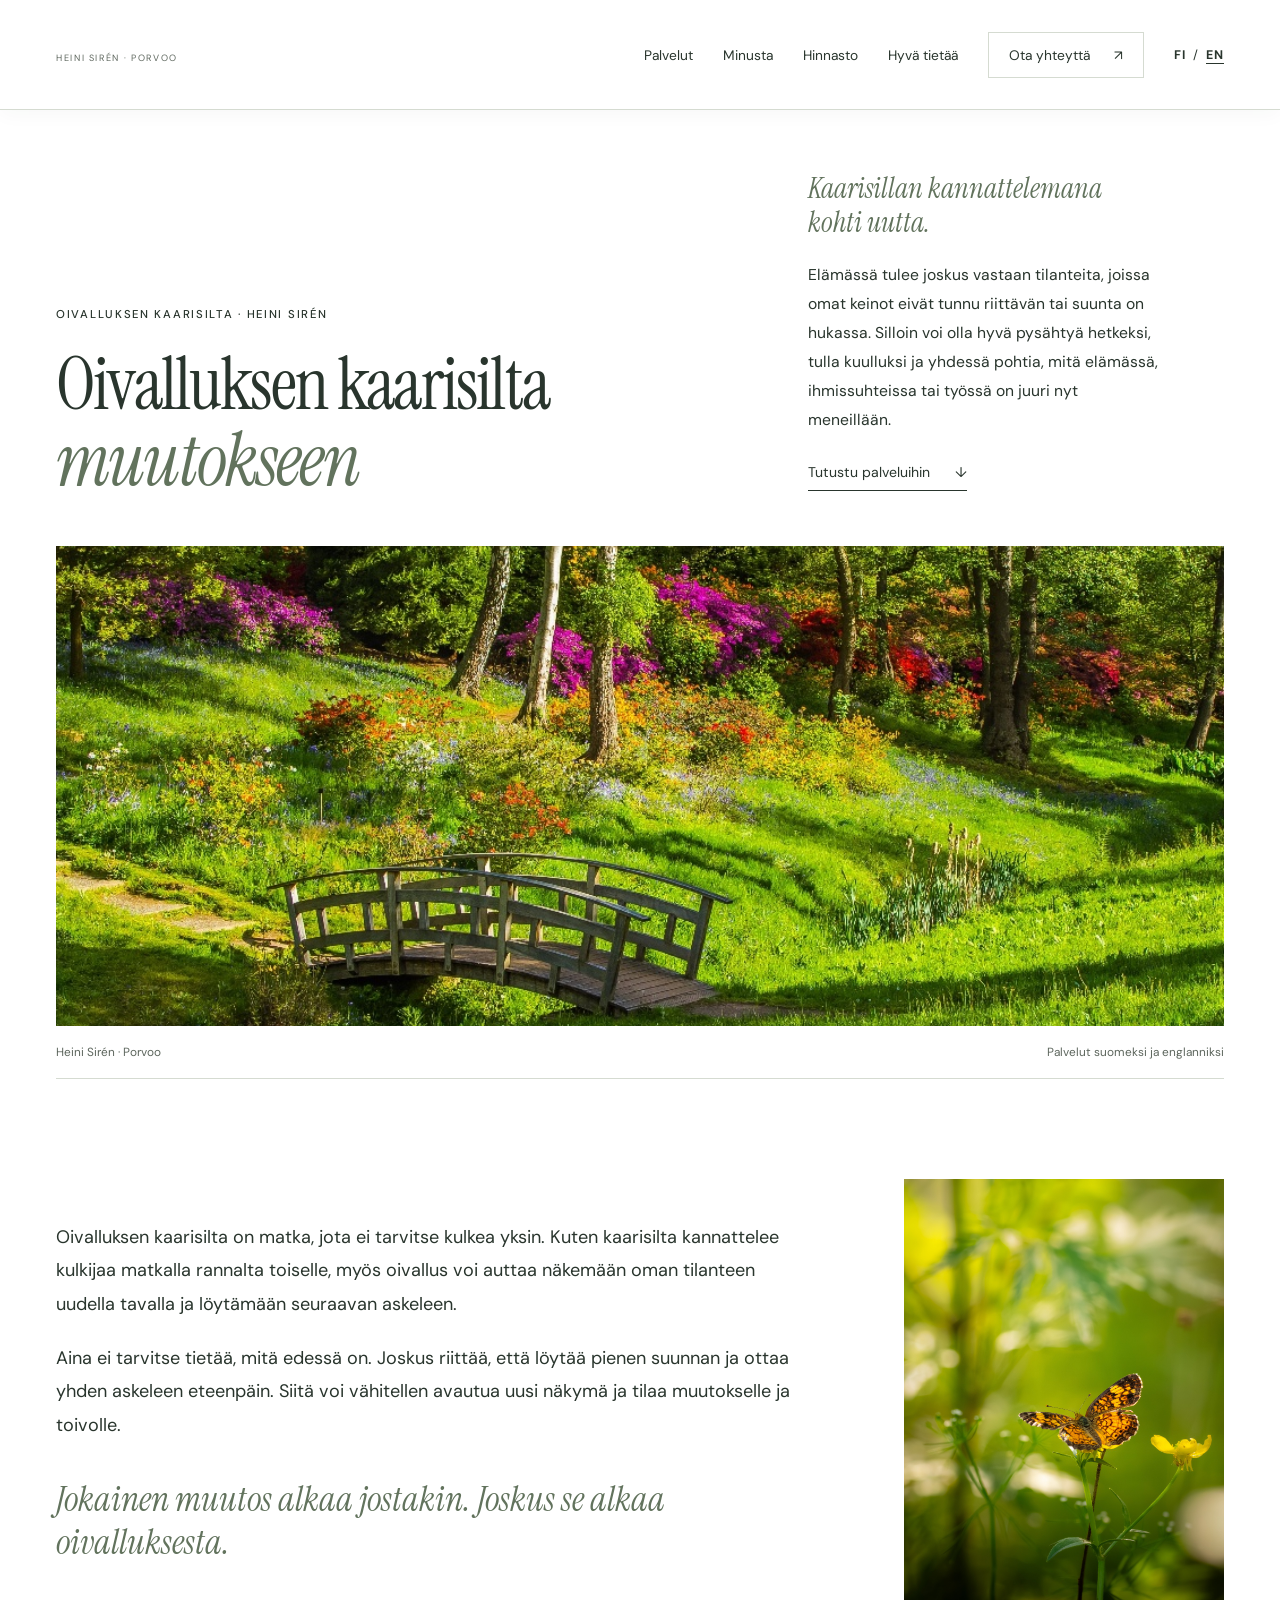
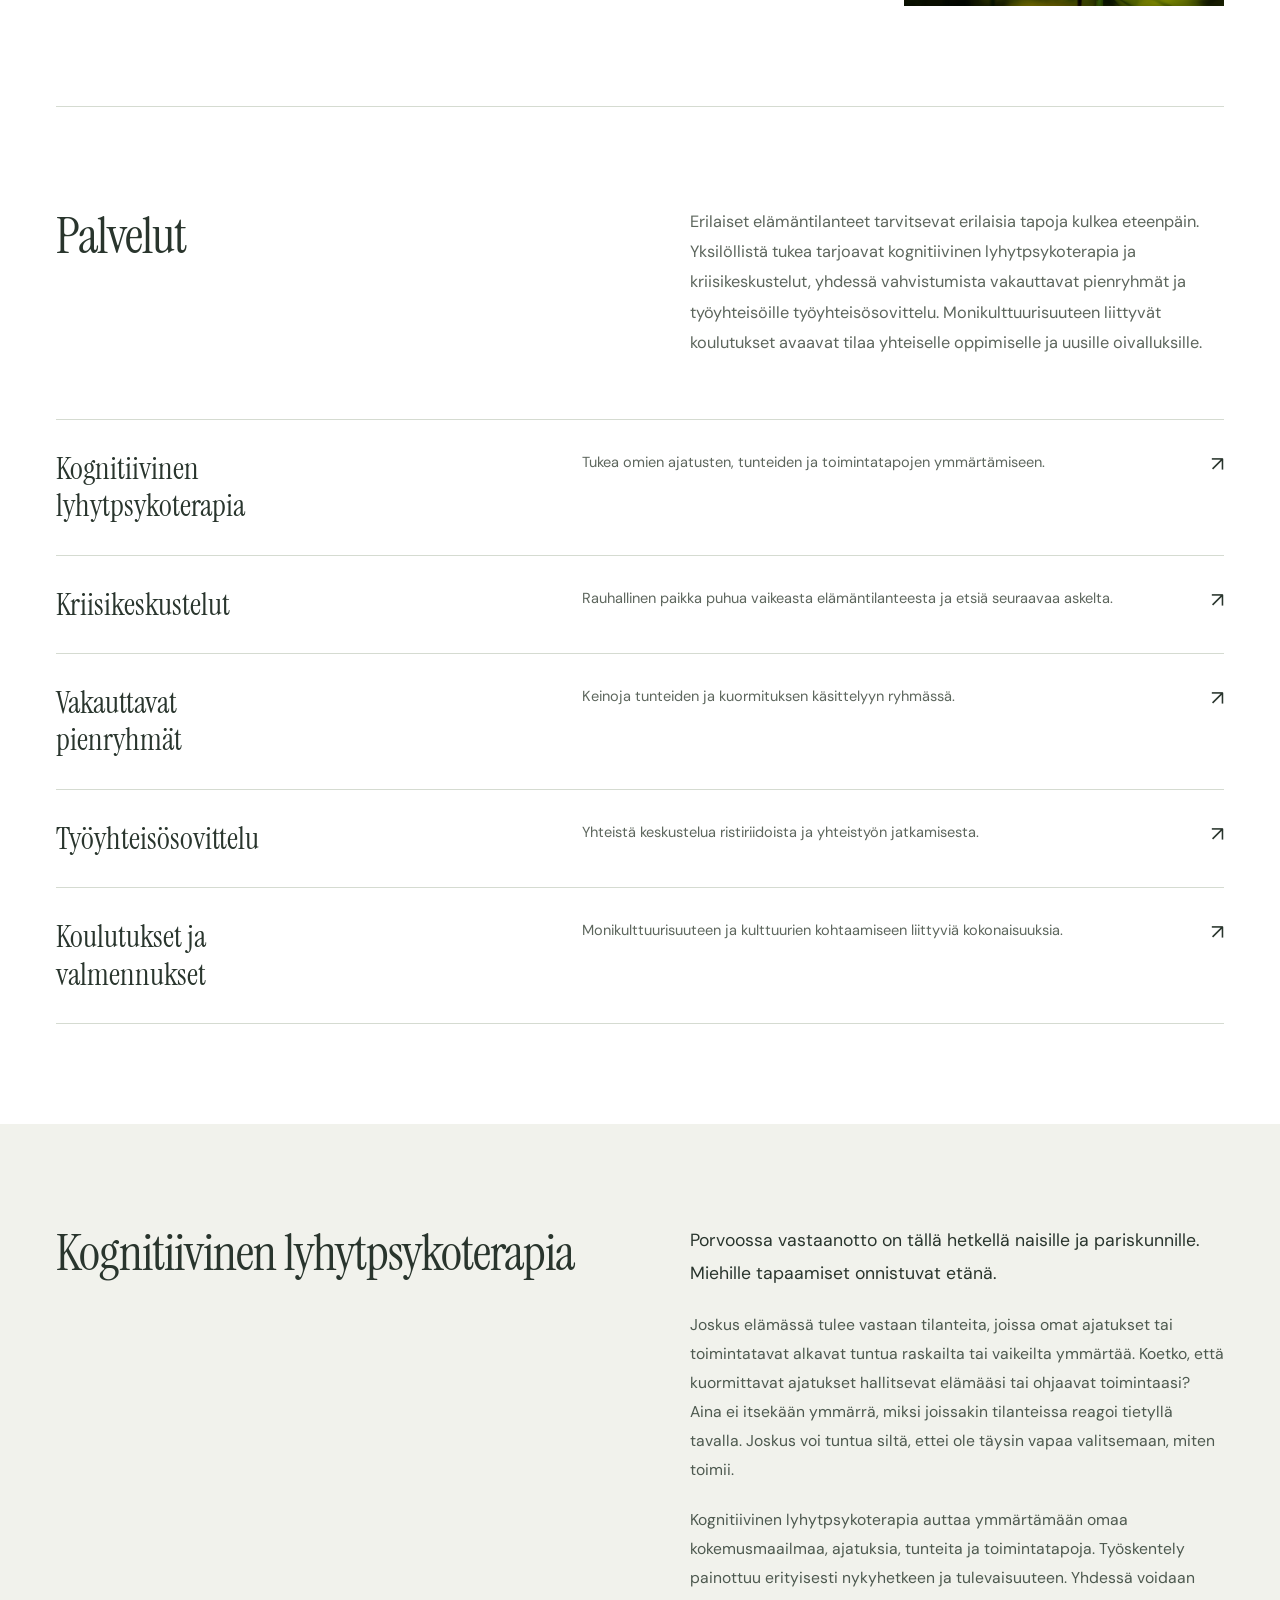
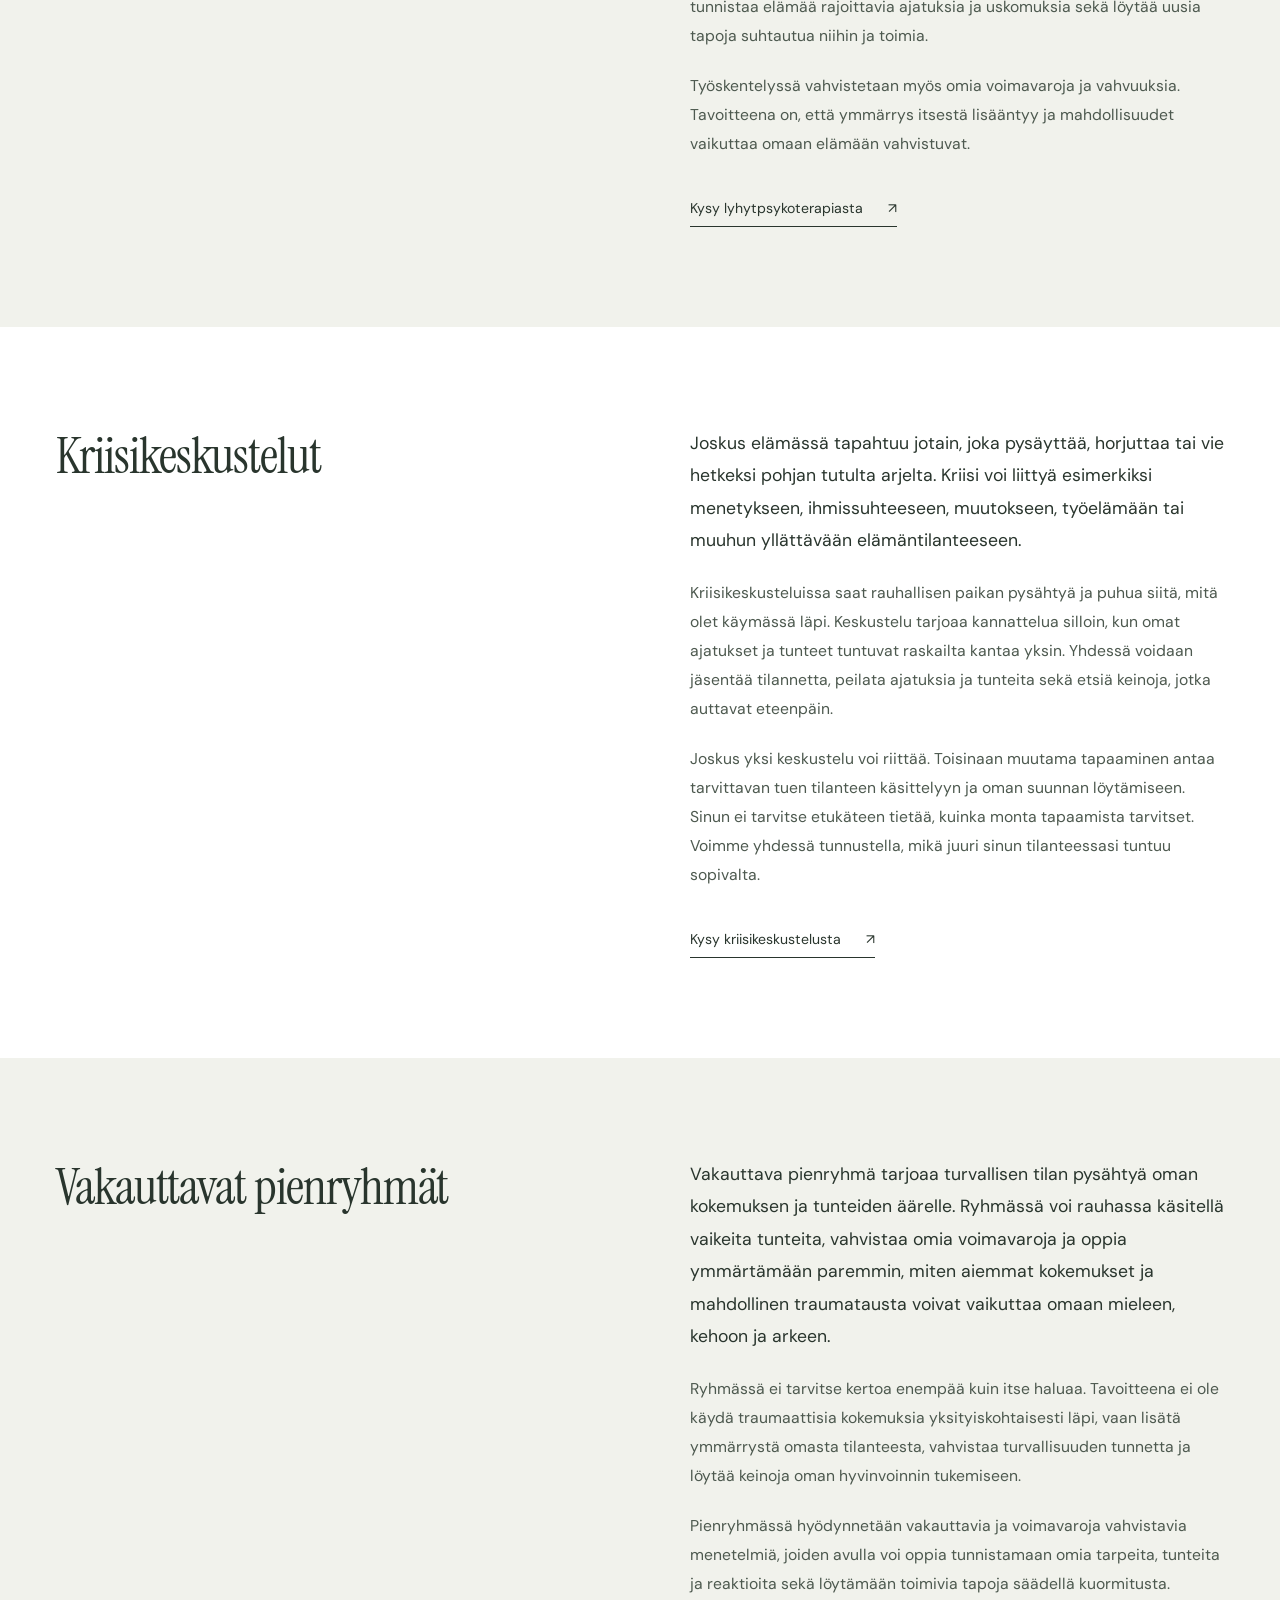
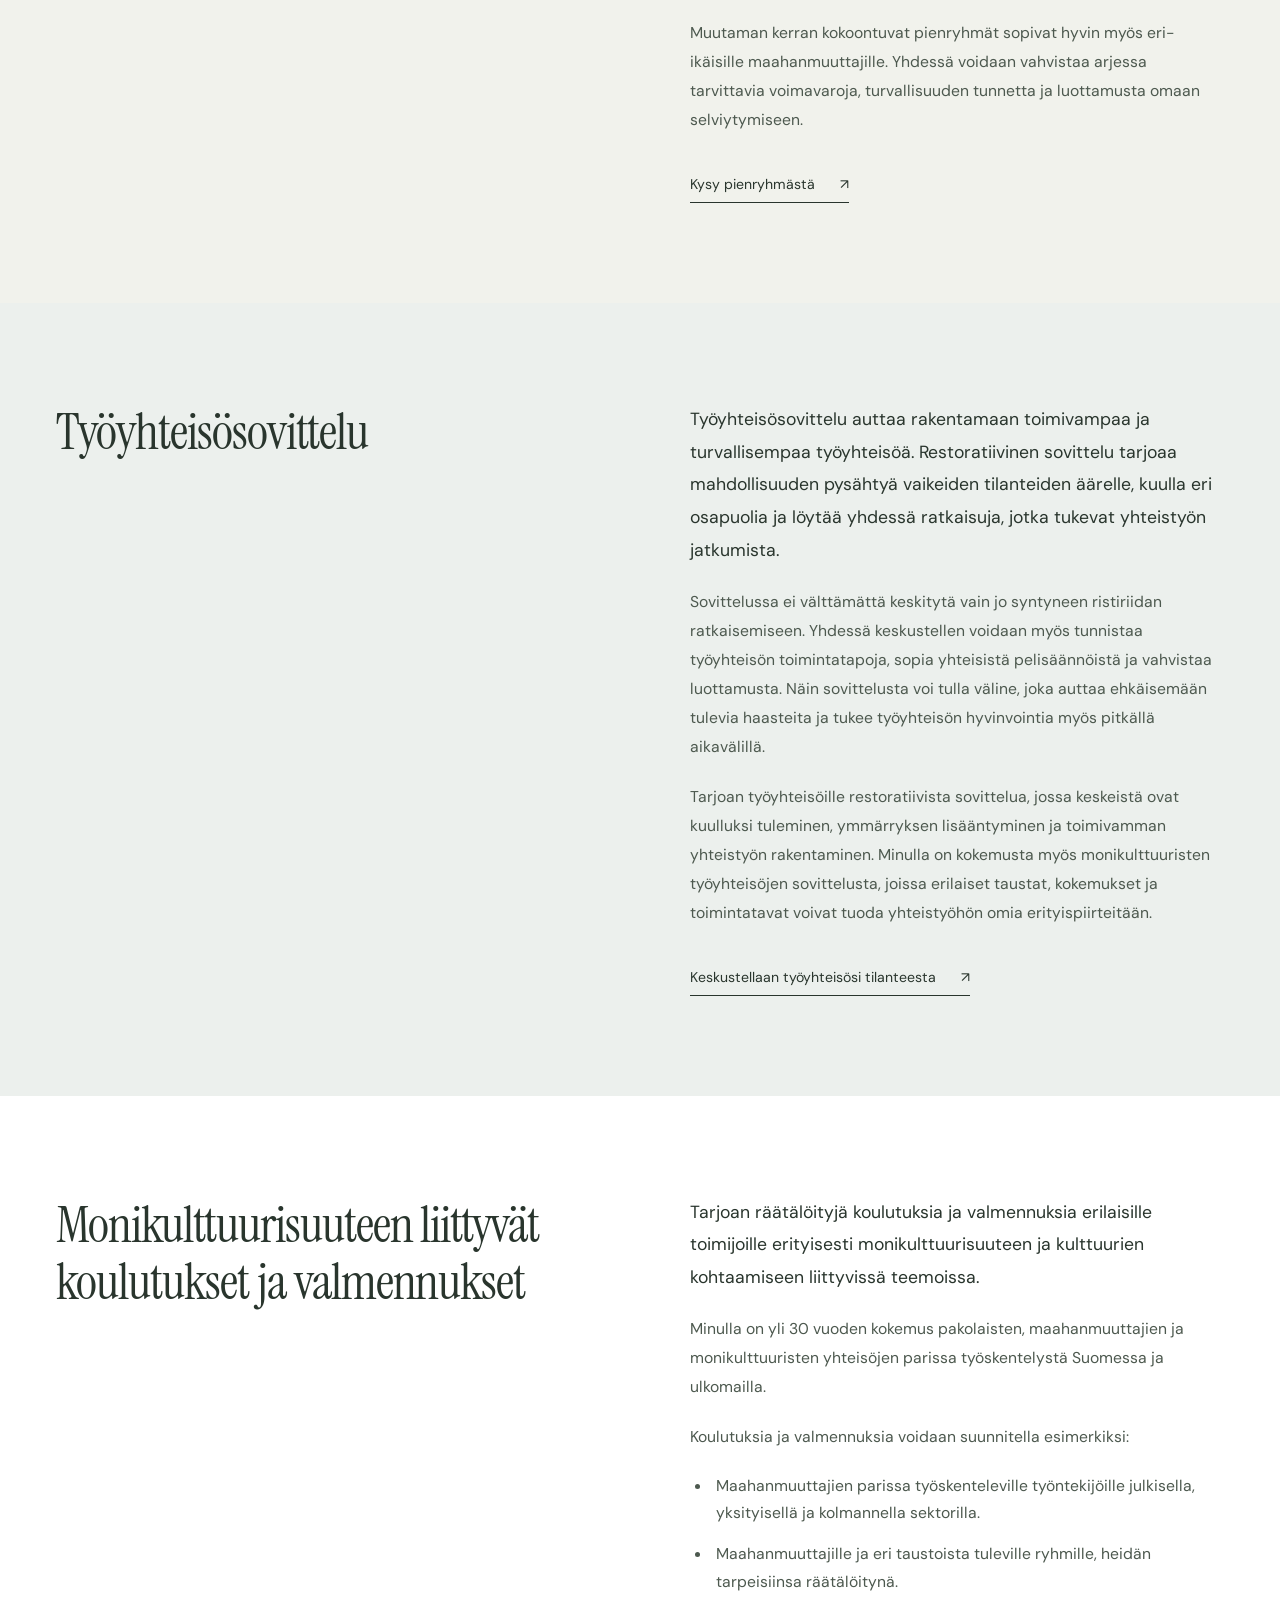
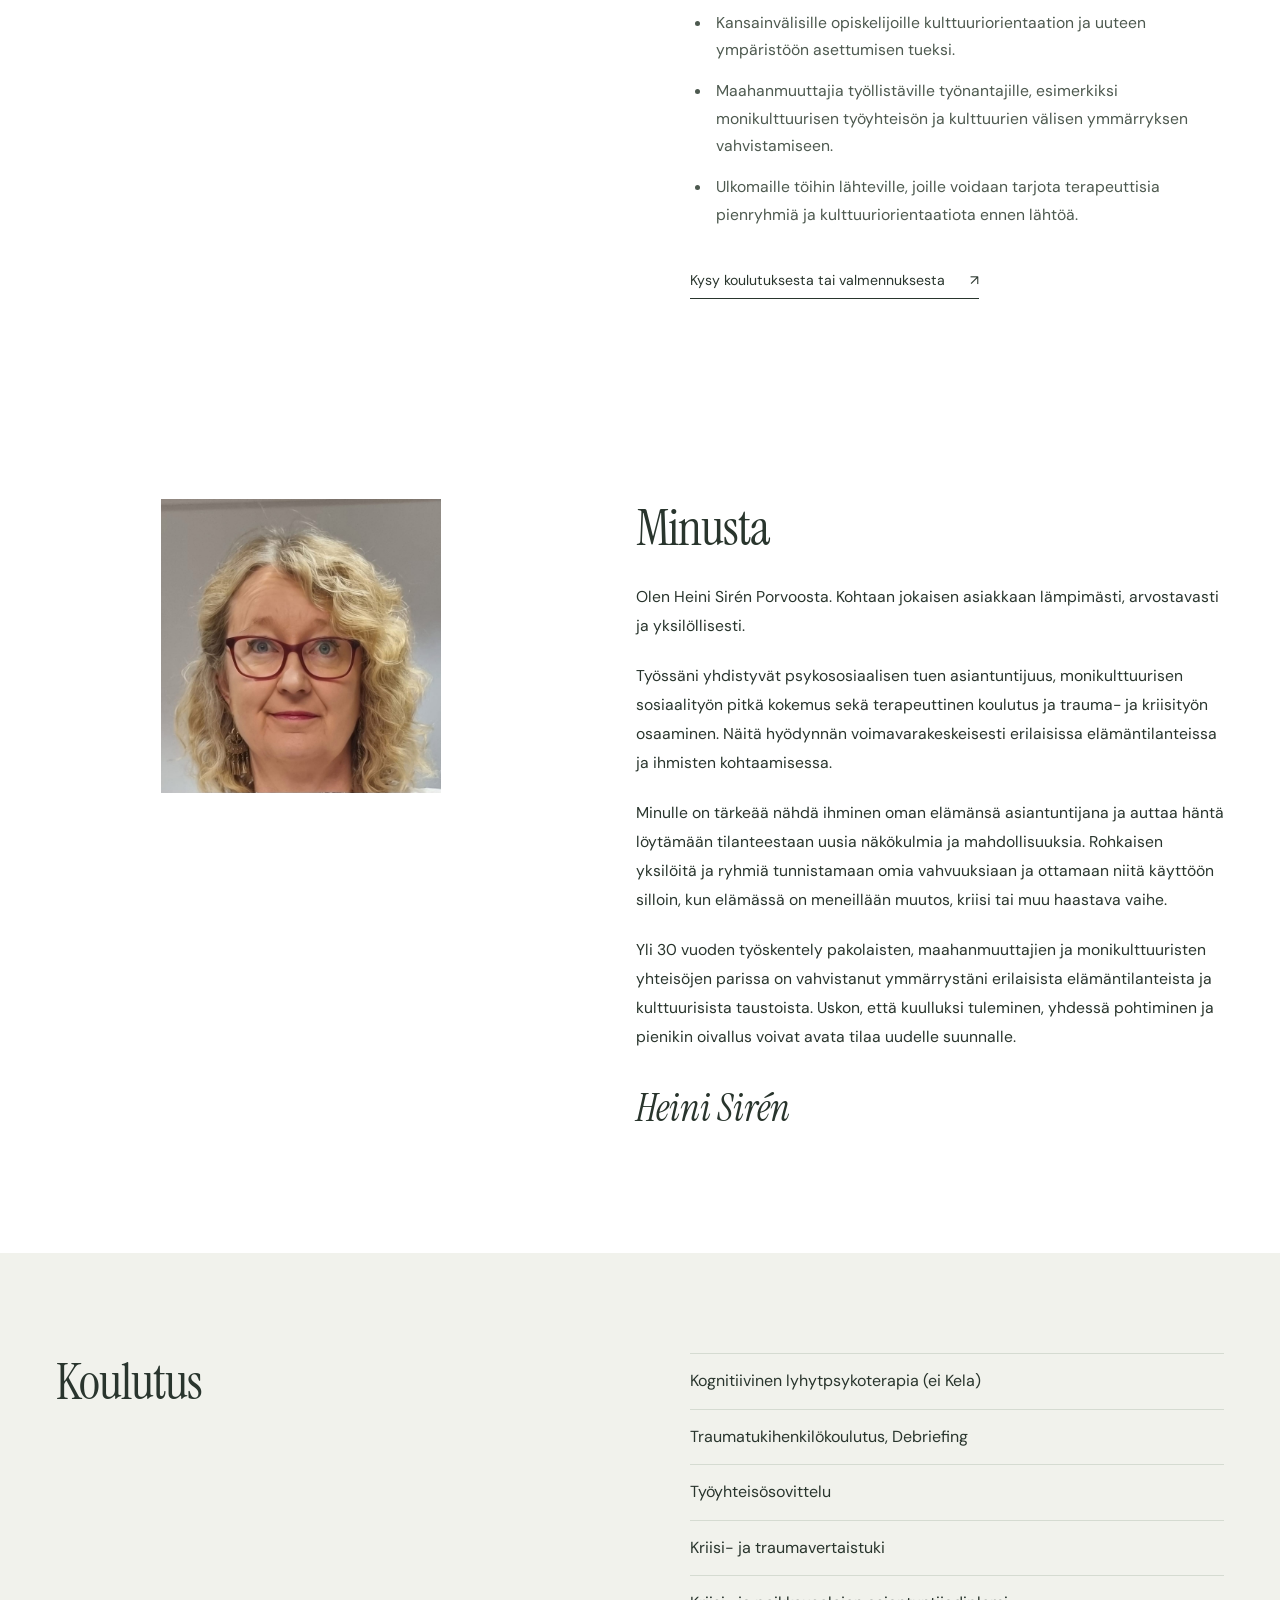
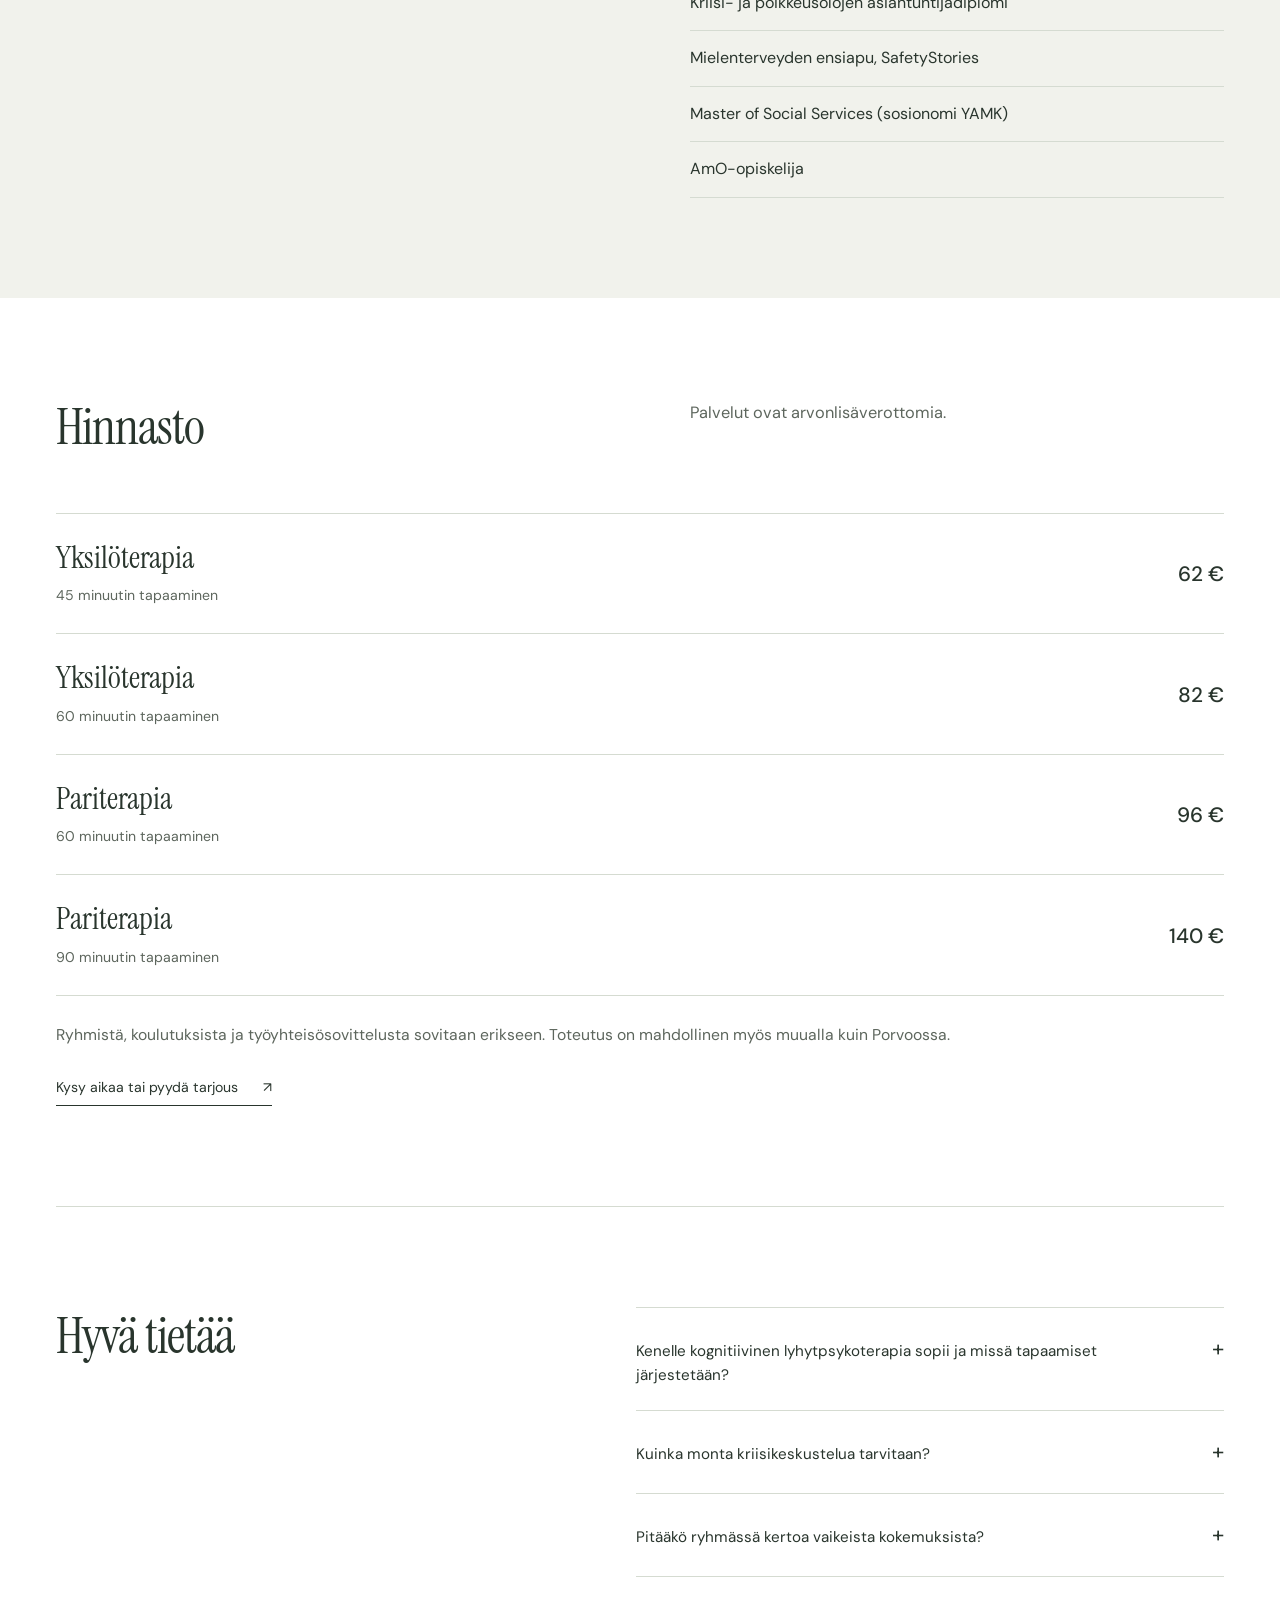
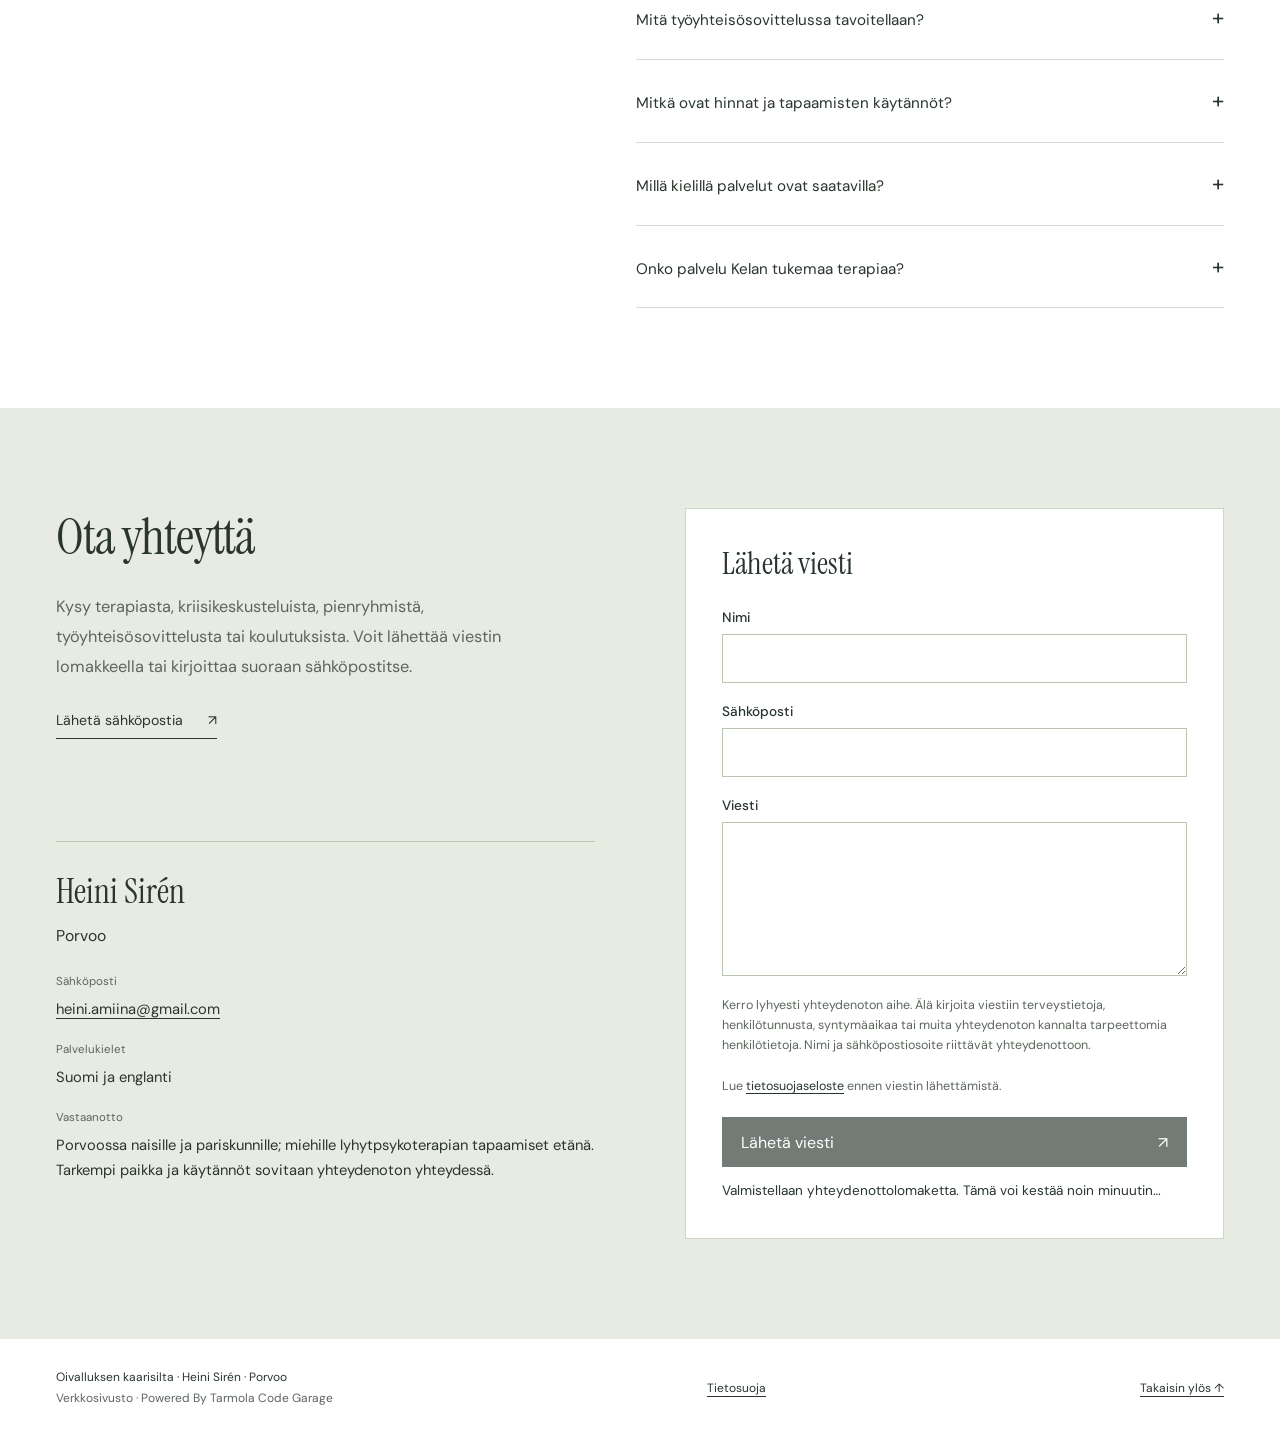
<file: index.html>
<!doctype html>
<html lang="fi">
<head>
  <meta charset="utf-8">
  <meta name="viewport" content="width=device-width, initial-scale=1">
  <meta name="robots" content="noindex, nofollow">
  <meta name="theme-color" content="#f8f8f3">
  <meta name="description" content="Oivalluksen kaarisilta muutokseen. Heini Sirén tarjoaa kognitiivista lyhytpsykoterapiaa, kriisikeskusteluja, vakauttavia pienryhmiä, työyhteisösovittelua ja monikulttuurisuuteen liittyviä koulutuksia.">
  <link rel="alternate" hreflang="fi" href="https://heini.onrender.com/">
  <link rel="alternate" hreflang="en" href="https://heini.onrender.com/en/">
  <title>Oivalluksen kaarisilta | Heini Sirén</title>
  <link rel="stylesheet" href="tyyli.css?v=privacy-1">
  <script src="heini.js?v=privacy-1" defer></script>
</head>
<body>
  <a class="skip" href="#sisalto">Siirry sisältöön</a>
  <header class="site-header wrap">
    <a class="brand" href="index.html" aria-label="Oivalluksen kaarisilta, etusivu"><small>HEINI SIRÉN · PORVOO</small></a>
    <nav id="paavalikko" aria-label="Päävalikko">
      <a href="#palvelut">Palvelut</a>
      <a href="#tyoskentely">Minusta</a>
      <a href="#hinnasto">Hinnasto</a>
      <a href="#kysymykset">Hyvä tietää</a>
      <a class="button outline" href="#yhteys">Ota yhteyttä <span aria-hidden="true">↗</span></a>
    </nav>
    <div class="header-actions">
      <div class="language-switch" aria-label="Kieli"><span aria-current="page">FI</span><span aria-hidden="true">/</span><a href="en/index.html" lang="en" hreflang="en" aria-label="In English">EN</a></div>
      <button class="menu-toggle" aria-expanded="false" aria-controls="paavalikko" hidden>Valikko</button>
    </div>
  </header>
  <main id="sisalto">
    <section class="hero wrap" aria-labelledby="paaotsikko">
      <div class="hero-heading">
        <div>
          <p class="eyebrow">Oivalluksen kaarisilta · Heini Sirén</p>
          <h1 id="paaotsikko">Oivalluksen kaarisilta <em>muutokseen</em></h1>
        </div>
        <div class="hero-intro">
          <p class="hero-tagline">Kaarisillan kannattelemana kohti uutta.</p>
          <p>Elämässä tulee joskus vastaan tilanteita, joissa omat keinot eivät tunnu riittävän tai suunta on hukassa. Silloin voi olla hyvä pysähtyä hetkeksi, tulla kuulluksi ja yhdessä pohtia, mitä elämässä, ihmissuhteissa tai työssä on juuri nyt meneillään.</p>
          <a class="text-link" href="#palvelut">Tutustu palveluihin <span aria-hidden="true">↓</span></a>
        </div>
      </div>
      <figure class="landscape">
        <img src="silta.jpg" alt="Puinen kaarisilta kukkivassa vihreässä puutarhassa" width="1032" height="688" fetchpriority="high">
      </figure>
      <div class="hero-caption"><span>Heini Sirén · Porvoo</span><span>Palvelut suomeksi ja englanniksi</span></div>
    </section>

    <section class="section wrap opening-story" aria-label="Oivalluksen kaarisilta">
      <div class="story-grid">
        <div class="story-copy">
          <p>Oivalluksen kaarisilta on matka, jota ei tarvitse kulkea yksin. Kuten kaarisilta kannattelee kulkijaa matkalla rannalta toiselle, myös oivallus voi auttaa näkemään oman tilanteen uudella tavalla ja löytämään seuraavan askeleen.</p>
          <p>Aina ei tarvitse tietää, mitä edessä on. Joskus riittää, että löytää pienen suunnan ja ottaa yhden askeleen eteenpäin. Siitä voi vähitellen avautua uusi näkymä ja tilaa muutokselle ja toivolle.</p>
          <p class="story-ending">Jokainen muutos alkaa jostakin. Joskus se alkaa oivalluksesta.</p>
        </div>
        <figure class="story-image"><img src="perhonen.jpg" alt="Kirjava perhonen kukkien keskellä" width="1200" height="1600" loading="lazy"></figure>
      </div>
    </section>

    <section class="section wrap" id="palvelut" aria-labelledby="palvelut-otsikko">
      <div class="section-heading">
        <h2 id="palvelut-otsikko">Palvelut</h2>
        <p class="lead">Erilaiset elämäntilanteet tarvitsevat erilaisia tapoja kulkea eteenpäin. Yksilöllistä tukea tarjoavat kognitiivinen lyhytpsykoterapia ja kriisikeskustelut, yhdessä vahvistumista vakauttavat pienryhmät ja työyhteisöille työyhteisösovittelu. Monikulttuurisuuteen liittyvät koulutukset avaavat tilaa yhteiselle oppimiselle ja uusille oivalluksille.</p>
      </div>
      <div class="service-list">
        <a class="service-row" href="#lyhytterapia"><h3>Kognitiivinen<br>lyhytpsykoterapia</h3><p>Tukea omien ajatusten, tunteiden ja toimintatapojen ymmärtämiseen.</p><span class="row-arrow" aria-hidden="true">↗</span></a>
        <a class="service-row" href="#kriisikeskustelut"><h3>Kriisikeskustelut</h3><p>Rauhallinen paikka puhua vaikeasta elämäntilanteesta ja etsiä seuraavaa askelta.</p><span class="row-arrow" aria-hidden="true">↗</span></a>
        <a class="service-row" href="#pienryhma"><h3>Vakauttavat<br>pienryhmät</h3><p>Keinoja tunteiden ja kuormituksen käsittelyyn ryhmässä.</p><span class="row-arrow" aria-hidden="true">↗</span></a>
        <a class="service-row" href="#sovittelu"><h3>Työyhteisö&shy;sovittelu</h3><p>Yhteistä keskustelua ristiriidoista ja yhteistyön jatkamisesta.</p><span class="row-arrow" aria-hidden="true">↗</span></a>
        <a class="service-row" href="#koulutukset"><h3>Koulutukset ja<br>valmennukset</h3><p>Monikulttuurisuuteen ja kulttuurien kohtaamiseen liittyviä kokonaisuuksia.</p><span class="row-arrow" aria-hidden="true">↗</span></a>
      </div>
    </section>

    <section class="section soft" id="lyhytterapia" aria-labelledby="terapia-otsikko">
      <div class="wrap detail-grid">
        <div class="detail-heading"><h2 id="terapia-otsikko">Kognitiivinen lyhyt&shy;psykoterapia</h2></div>
        <div class="prose">
          <p class="intro-text">Porvoossa vastaanotto on tällä hetkellä naisille ja pariskunnille. Miehille tapaamiset onnistuvat etänä.</p>
          <p>Joskus elämässä tulee vastaan tilanteita, joissa omat ajatukset tai toimintatavat alkavat tuntua raskailta tai vaikeilta ymmärtää. Koetko, että kuormittavat ajatukset hallitsevat elämääsi tai ohjaavat toimintaasi? Aina ei itsekään ymmärrä, miksi joissakin tilanteissa reagoi tietyllä tavalla. Joskus voi tuntua siltä, ettei ole täysin vapaa valitsemaan, miten toimii.</p>
          <p>Kognitiivinen lyhytpsykoterapia auttaa ymmärtämään omaa kokemusmaailmaa, ajatuksia, tunteita ja toimintatapoja. Työskentely painottuu erityisesti nykyhetkeen ja tulevaisuuteen. Yhdessä voidaan tunnistaa elämää rajoittavia ajatuksia ja uskomuksia sekä löytää uusia tapoja suhtautua niihin ja toimia.</p>
          <p>Työskentelyssä vahvistetaan myös omia voimavaroja ja vahvuuksia. Tavoitteena on, että ymmärrys itsestä lisääntyy ja mahdollisuudet vaikuttaa omaan elämään vahvistuvat.</p>
          <a class="text-link" href="#yhteys">Kysy lyhytpsykoterapiasta <span aria-hidden="true">↗</span></a>
        </div>
      </div>
    </section>

    <section class="section wrap" id="kriisikeskustelut" aria-labelledby="kriisi-otsikko">
      <div class="detail-grid">
        <div class="detail-heading"><h2 id="kriisi-otsikko">Kriisikeskustelut</h2></div>
        <div class="prose">
          <p class="intro-text">Joskus elämässä tapahtuu jotain, joka pysäyttää, horjuttaa tai vie hetkeksi pohjan tutulta arjelta. Kriisi voi liittyä esimerkiksi menetykseen, ihmissuhteeseen, muutokseen, työelämään tai muuhun yllättävään elämäntilanteeseen.</p>
          <p>Kriisikeskusteluissa saat rauhallisen paikan pysähtyä ja puhua siitä, mitä olet käymässä läpi. Keskustelu tarjoaa kannattelua silloin, kun omat ajatukset ja tunteet tuntuvat raskailta kantaa yksin. Yhdessä voidaan jäsentää tilannetta, peilata ajatuksia ja tunteita sekä etsiä keinoja, jotka auttavat eteenpäin.</p>
          <p>Joskus yksi keskustelu voi riittää. Toisinaan muutama tapaaminen antaa tarvittavan tuen tilanteen käsittelyyn ja oman suunnan löytämiseen. Sinun ei tarvitse etukäteen tietää, kuinka monta tapaamista tarvitset. Voimme yhdessä tunnustella, mikä juuri sinun tilanteessasi tuntuu sopivalta.</p>
          <a class="text-link" href="#yhteys">Kysy kriisikeskustelusta <span aria-hidden="true">↗</span></a>
        </div>
      </div>
    </section>

    <section class="section soft" id="pienryhma" aria-labelledby="ryhma-otsikko">
      <div class="wrap detail-grid">
        <div class="detail-heading"><h2 id="ryhma-otsikko">Vakauttavat pienryhmät</h2></div>
        <div class="prose">
          <p class="intro-text">Vakauttava pienryhmä tarjoaa turvallisen tilan pysähtyä oman kokemuksen ja tunteiden äärelle. Ryhmässä voi rauhassa käsitellä vaikeita tunteita, vahvistaa omia voimavaroja ja oppia ymmärtämään paremmin, miten aiemmat kokemukset ja mahdollinen traumatausta voivat vaikuttaa omaan mieleen, kehoon ja arkeen.</p>
          <p>Ryhmässä ei tarvitse kertoa enempää kuin itse haluaa. Tavoitteena ei ole käydä traumaattisia kokemuksia yksityiskohtaisesti läpi, vaan lisätä ymmärrystä omasta tilanteesta, vahvistaa turvallisuuden tunnetta ja löytää keinoja oman hyvinvoinnin tukemiseen.</p>
          <p>Pienryhmässä hyödynnetään vakauttavia ja voimavaroja vahvistavia menetelmiä, joiden avulla voi oppia tunnistamaan omia tarpeita, tunteita ja reaktioita sekä löytämään toimivia tapoja säädellä kuormitusta.</p>
          <p>Muutaman kerran kokoontuvat pienryhmät sopivat hyvin myös eri-ikäisille maahanmuuttajille. Yhdessä voidaan vahvistaa arjessa tarvittavia voimavaroja, turvallisuuden tunnetta ja luottamusta omaan selviytymiseen.</p>
          <a class="text-link" href="#yhteys">Kysy pienryhmästä <span aria-hidden="true">↗</span></a>
        </div>
      </div>
    </section>

    <section class="section muted-surface" id="sovittelu" aria-labelledby="sovittelu-otsikko">
      <div class="wrap detail-grid">
        <div class="detail-heading"><h2 id="sovittelu-otsikko">Työyhteisö&shy;sovittelu</h2></div>
        <div class="prose">
          <p class="intro-text">Työyhteisösovittelu auttaa rakentamaan toimivampaa ja turvallisempaa työyhteisöä. Restoratiivinen sovittelu tarjoaa mahdollisuuden pysähtyä vaikeiden tilanteiden äärelle, kuulla eri osapuolia ja löytää yhdessä ratkaisuja, jotka tukevat yhteistyön jatkumista.</p>
          <p>Sovittelussa ei välttämättä keskitytä vain jo syntyneen ristiriidan ratkaisemiseen. Yhdessä keskustellen voidaan myös tunnistaa työyhteisön toimintatapoja, sopia yhteisistä pelisäännöistä ja vahvistaa luottamusta. Näin sovittelusta voi tulla väline, joka auttaa ehkäisemään tulevia haasteita ja tukee työyhteisön hyvinvointia myös pitkällä aikavälillä.</p>
          <p>Tarjoan työyhteisöille restoratiivista sovittelua, jossa keskeistä ovat kuulluksi tuleminen, ymmärryksen lisääntyminen ja toimivamman yhteistyön rakentaminen. Minulla on kokemusta myös monikulttuuristen työyhteisöjen sovittelusta, joissa erilaiset taustat, kokemukset ja toimintatavat voivat tuoda yhteistyöhön omia erityispiirteitään.</p>
          <a class="text-link" href="#yhteys">Keskustellaan työyhteisösi tilanteesta <span aria-hidden="true">↗</span></a>
        </div>
      </div>
    </section>

    <section class="section wrap" id="koulutukset" aria-labelledby="koulutukset-otsikko">
      <div class="detail-grid">
        <div class="detail-heading"><h2 id="koulutukset-otsikko">Monikulttuurisuuteen liittyvät koulutukset ja valmennukset</h2></div>
        <div class="prose">
          <p class="intro-text">Tarjoan räätälöityjä koulutuksia ja valmennuksia erilaisille toimijoille erityisesti monikulttuurisuuteen ja kulttuurien kohtaamiseen liittyvissä teemoissa.</p>
          <p>Minulla on yli 30 vuoden kokemus pakolaisten, maahanmuuttajien ja monikulttuuristen yhteisöjen parissa työskentelystä Suomessa ja ulkomailla.</p>
          <p>Koulutuksia ja valmennuksia voidaan suunnitella esimerkiksi:</p>
          <ul class="audience-list">
            <li>Maahanmuuttajien parissa työskenteleville työntekijöille julkisella, yksityisellä ja kolmannella sektorilla.</li>
            <li>Maahanmuuttajille ja eri taustoista tuleville ryhmille, heidän tarpeisiinsa räätälöitynä.</li>
            <li>Kansainvälisille opiskelijoille kulttuuriorientaation ja uuteen ympäristöön asettumisen tueksi.</li>
            <li>Maahanmuuttajia työllistäville työnantajille, esimerkiksi monikulttuurisen työyhteisön ja kulttuurien välisen ymmärryksen vahvistamiseen.</li>
            <li>Ulkomaille töihin lähteville, joille voidaan tarjota terapeuttisia pienryhmiä ja kulttuuriorientaatiota ennen lähtöä.</li>
          </ul>
          <a class="text-link" href="#yhteys">Kysy koulutuksesta tai valmennuksesta <span aria-hidden="true">↗</span></a>
        </div>
      </div>
    </section>

    <section class="section wrap" id="tyoskentely" aria-labelledby="tyoskentely-otsikko">
      <div class="about-grid">
        <figure class="portrait-image"><img src="HeiniOmakuva.jpg" alt="Heini Sirén" width="1524" height="1600" loading="lazy"></figure>
        <div><h2 id="tyoskentely-otsikko">Minusta</h2><p>Olen Heini Sirén Porvoosta. Kohtaan jokaisen asiakkaan lämpimästi, arvostavasti ja yksilöllisesti.</p><p>Työssäni yhdistyvät psykososiaalisen tuen asiantuntijuus, monikulttuurisen sosiaalityön pitkä kokemus sekä terapeuttinen koulutus ja trauma- ja kriisityön osaaminen. Näitä hyödynnän voimavarakeskeisesti erilaisissa elämäntilanteissa ja ihmisten kohtaamisessa.</p><p>Minulle on tärkeää nähdä ihminen oman elämänsä asiantuntijana ja auttaa häntä löytämään tilanteestaan uusia näkökulmia ja mahdollisuuksia. Rohkaisen yksilöitä ja ryhmiä tunnistamaan omia vahvuuksiaan ja ottamaan niitä käyttöön silloin, kun elämässä on meneillään muutos, kriisi tai muu haastava vaihe.</p><p>Yli 30 vuoden työskentely pakolaisten, maahanmuuttajien ja monikulttuuristen yhteisöjen parissa on vahvistanut ymmärrystäni erilaisista elämäntilanteista ja kulttuurisista taustoista. Uskon, että kuulluksi tuleminen, yhdessä pohtiminen ja pienikin oivallus voivat avata tilaa uudelle suunnalle.</p><p class="signature">Heini Sirén</p></div>
      </div>
    </section>

    <section class="section soft" aria-labelledby="koulutus-otsikko">
      <div class="wrap detail-grid">
        <div><h2 id="koulutus-otsikko">Koulutus</h2></div>
        <div><ul class="education-list"><li>Kognitiivinen lyhytpsykoterapia (ei Kela)</li><li>Traumatukihenkilökoulutus, Debriefing</li><li>Työyhteisösovittelu</li><li>Kriisi- ja traumavertaistuki</li><li>Kriisi- ja poikkeusolojen asiantuntijadiplomi</li><li>Mielenterveyden ensiapu, SafetyStories</li><li>Master of Social Services (sosionomi YAMK)</li><li>AmO-opiskelija</li></ul></div>
      </div>
    </section>

    <section class="section wrap" id="hinnasto" aria-labelledby="hinnasto-otsikko">
      <div class="section-heading"><h2 id="hinnasto-otsikko">Hinnasto</h2><p class="lead">Palvelut ovat arvonlisäverottomia.</p></div>
      <div class="price-list">
        <div class="price-row"><div><h3>Yksilöterapia</h3><p>45 minuutin tapaaminen</p></div><strong>62 €</strong></div>
        <div class="price-row"><div><h3>Yksilöterapia</h3><p>60 minuutin tapaaminen</p></div><strong>82 €</strong></div>
        <div class="price-row"><div><h3>Pariterapia</h3><p>60 minuutin tapaaminen</p></div><strong>96 €</strong></div>
        <div class="price-row"><div><h3>Pariterapia</h3><p>90 minuutin tapaaminen</p></div><strong>140 €</strong></div>
        <p class="price-note">Ryhmistä, koulutuksista ja työyhteisösovittelusta sovitaan erikseen. Toteutus on mahdollinen myös muualla kuin Porvoossa.</p>
        <a class="text-link" href="#yhteys">Kysy aikaa tai pyydä tarjous <span aria-hidden="true">↗</span></a>
      </div>
    </section>

    <section class="section wrap faq-section" id="kysymykset" aria-labelledby="kysymykset-otsikko">
      <div><h2 id="kysymykset-otsikko">Hyvä tietää</h2></div>
      <div class="faq-list">
        <details><summary>Kenelle kognitiivinen lyhytpsykoterapia sopii ja missä tapaamiset järjestetään?</summary><p>Porvoossa vastaanotto on tällä hetkellä naisille ja pariskunnille. Miehille tapaamiset onnistuvat etänä. Työskentelyssä tarkastellaan ajatuksia, tunteita ja toimintatapoja sekä suunnataan nykyhetkeen ja tulevaisuuteen.</p></details>
        <details><summary>Kuinka monta kriisikeskustelua tarvitaan?</summary><p>Joskus yksi keskustelu riittää. Toisinaan muutama tapaaminen antaa tarvittavaa tukea. Tapaamisten määrästä voidaan sopia yhdessä tilanteesi mukaan.</p></details>
        <details><summary>Pitääkö ryhmässä kertoa vaikeista kokemuksista?</summary><p>Ryhmässä ei tarvitse kertoa enempää kuin itse haluaa. Traumaattisia kokemuksia ei käydä yksityiskohtaisesti läpi. Työskentely keskittyy turvallisuuden tunteen ja voimavarojen vahvistamiseen sekä kuormituksen säätelyyn.</p></details>
        <details><summary>Mitä työyhteisösovittelussa tavoitellaan?</summary><p>Tavoitteena on kuulluksi tuleminen, ymmärryksen lisääntyminen ja yhteistyön rakentaminen. Samalla voidaan sopia yhteisistä pelisäännöistä ja tunnistaa toimintatapoja, jotka auttavat ehkäisemään uusia ristiriitoja.</p></details>
        <details><summary>Mitkä ovat hinnat ja tapaamisten käytännöt?</summary><p>Yksilötapaaminen kestää 45 tai 60 minuuttia, paritapaaminen 60 tai 90 minuuttia. <a href="#hinnasto">Katso hinnasto</a>. Kriisikeskustelujen, ryhmien, koulutusten ja sovittelun hinnoista sekä tapaamisten käytännöistä voi kysyä sähköpostitse.</p></details>
        <details><summary>Millä kielillä palvelut ovat saatavilla?</summary><p>Palvelut ovat saatavilla suomeksi ja englanniksi. Vastaanotto on Porvoossa. Ryhmiä, koulutuksia ja työyhteisösovittelua voidaan järjestää myös muualla.</p></details>
        <details><summary>Onko palvelu Kelan tukemaa terapiaa?</summary><p>Kognitiivinen lyhytpsykoterapia ei kuulu Kelan tukemaan terapiaan.</p></details>
      </div>
    </section>

    <section class="contact section" id="yhteys" aria-labelledby="yhteys-otsikko">
      <div class="wrap contact-grid">
        <div class="contact-intro"><h2 id="yhteys-otsikko">Ota yhteyttä</h2><p class="lead">Kysy terapiasta, kriisikeskusteluista, pienryhmistä, työyhteisösovittelusta tai koulutuksista. Voit lähettää viestin lomakkeella tai kirjoittaa suoraan sähköpostitse.</p><a class="text-link" href="mailto:heini.amiina@gmail.com">Lähetä sähköpostia <span aria-hidden="true">↗</span></a></div>
        <form class="contact-form" id="yhteydenottolomake" action="https://tcg-lomakeapi.onrender.com/contact" method="post" aria-label="Yhteydenottolomake">
          <h3>Lähetä viesti</h3>
          <div class="form-field"><label for="contact-name">Nimi</label><input id="contact-name" name="name" type="text" autocomplete="name" maxlength="120" required></div>
          <div class="form-field"><label for="contact-email">Sähköposti</label><input id="contact-email" name="email" type="email" autocomplete="email" maxlength="254" required></div>
          <div class="form-field"><label for="contact-message">Viesti</label><textarea id="contact-message" name="message" rows="6" maxlength="5000" aria-describedby="contact-note personal-data-warning" required></textarea></div>
          <p class="form-note" id="contact-note">Kerro lyhyesti yhteydenoton aihe. Älä kirjoita viestiin terveystietoja, henkilötunnusta, syntymäaikaa tai muita yhteydenoton kannalta tarpeettomia henkilötietoja. Nimi ja sähköpostiosoite riittävät yhteydenottoon.</p>
          <p class="form-warning" id="personal-data-warning" role="alert" hidden></p>
          <p class="form-note">Lue <a href="tietosuoja.html">tietosuojaseloste</a> ennen viestin lähettämistä.</p>
          <button class="submit-button" type="submit" disabled>Lähetä viesti <span aria-hidden="true">↗</span></button>
          <p class="form-status" id="contact-status" role="status" aria-live="polite"></p>
          <noscript><p class="form-note">Lomakkeen lähetys tarvitsee JavaScriptin. Voit ottaa yhteyttä myös sähköpostitse.</p></noscript>
        </form>
        <div class="contact-details"><h3>Heini Sirén</h3><p>Porvoo</p><dl><dt>Sähköposti</dt><dd><a href="mailto:heini.amiina@gmail.com">heini.amiina@gmail.com</a></dd><dt>Palvelukielet</dt><dd>Suomi ja englanti</dd><dt>Vastaanotto</dt><dd>Porvoossa naisille ja pariskunnille; miehille lyhytpsykoterapian tapaamiset etänä. Tarkempi paikka ja käytännöt sovitaan yhteydenoton yhteydessä.</dd></dl></div>
      </div>
    </section>
  </main>
  <footer class="site-footer wrap"><p>Oivalluksen kaarisilta · Heini Sirén · Porvoo<br><span>Verkkosivusto · Powered By Tarmola Code Garage</span></p><a href="tietosuoja.html">Tietosuoja</a><a href="#sisalto">Takaisin ylös <span aria-hidden="true">↑</span></a></footer>
</body>
</html>
</file>
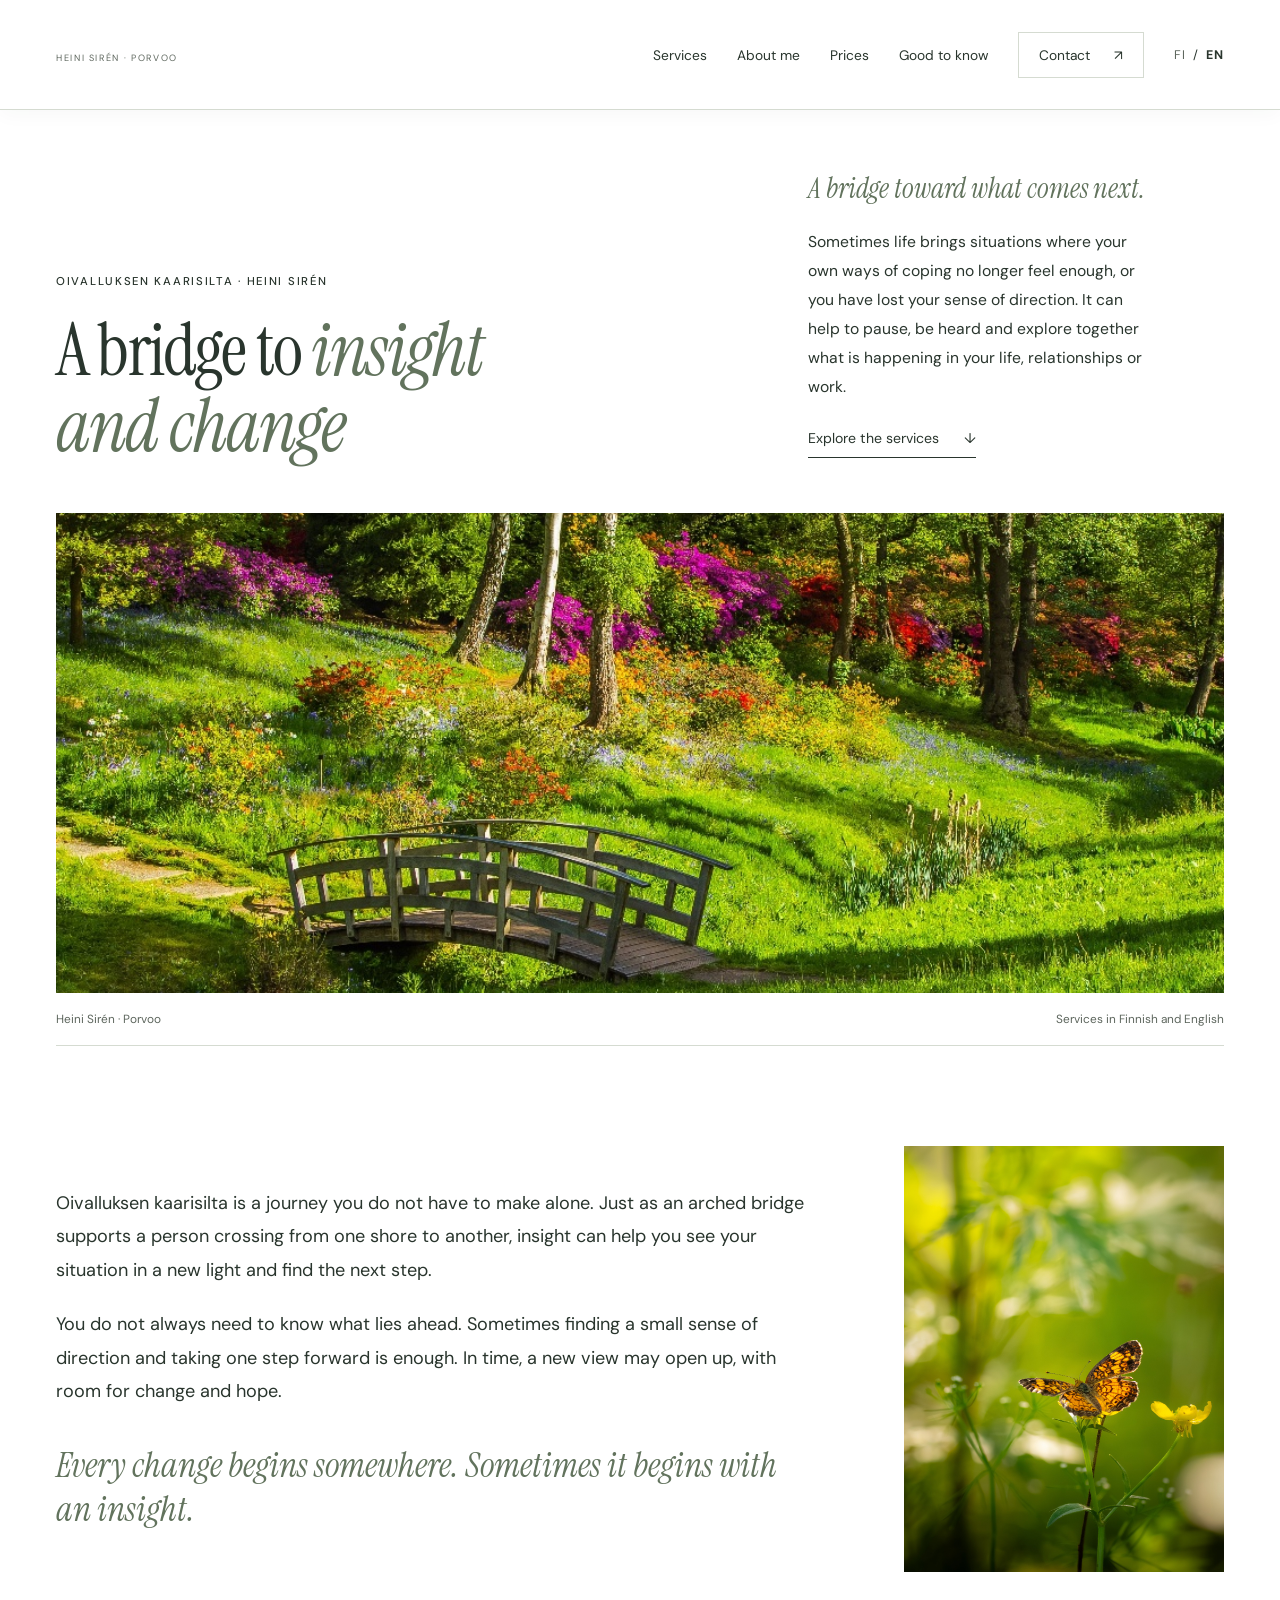
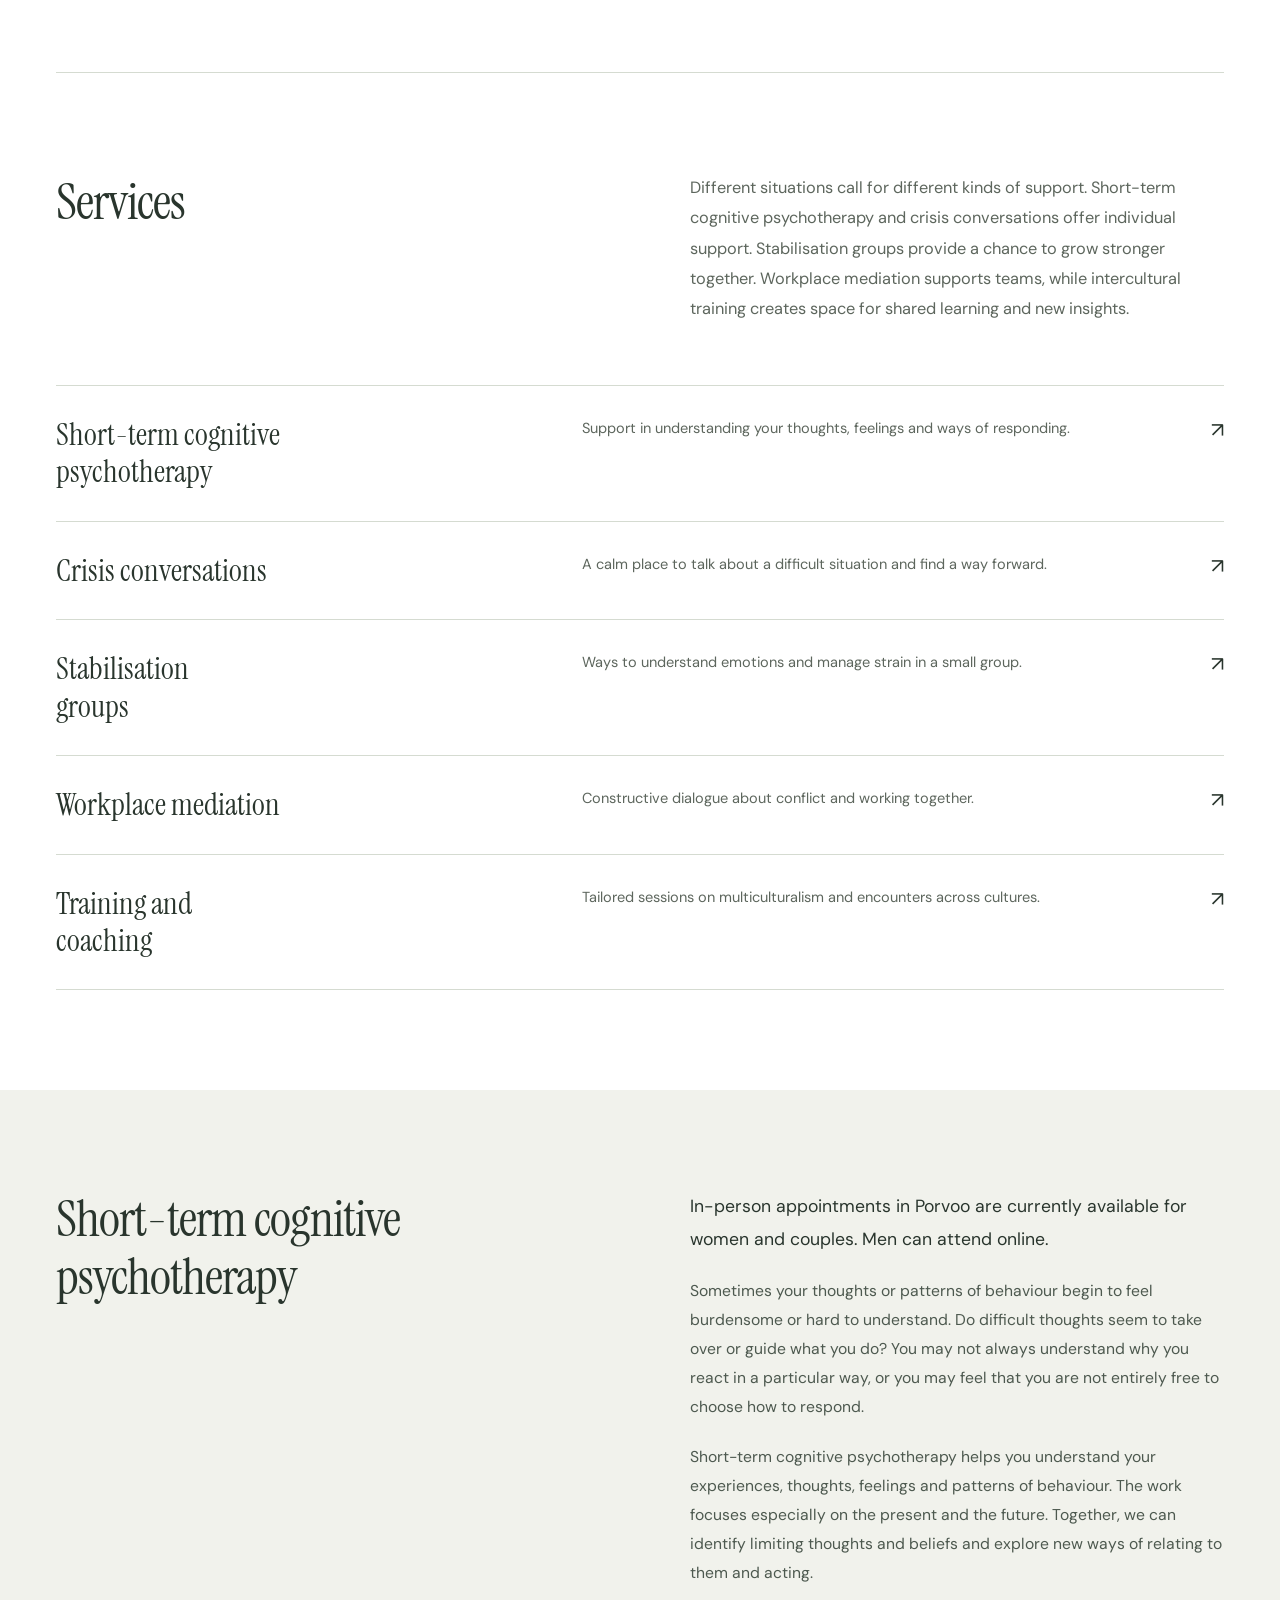
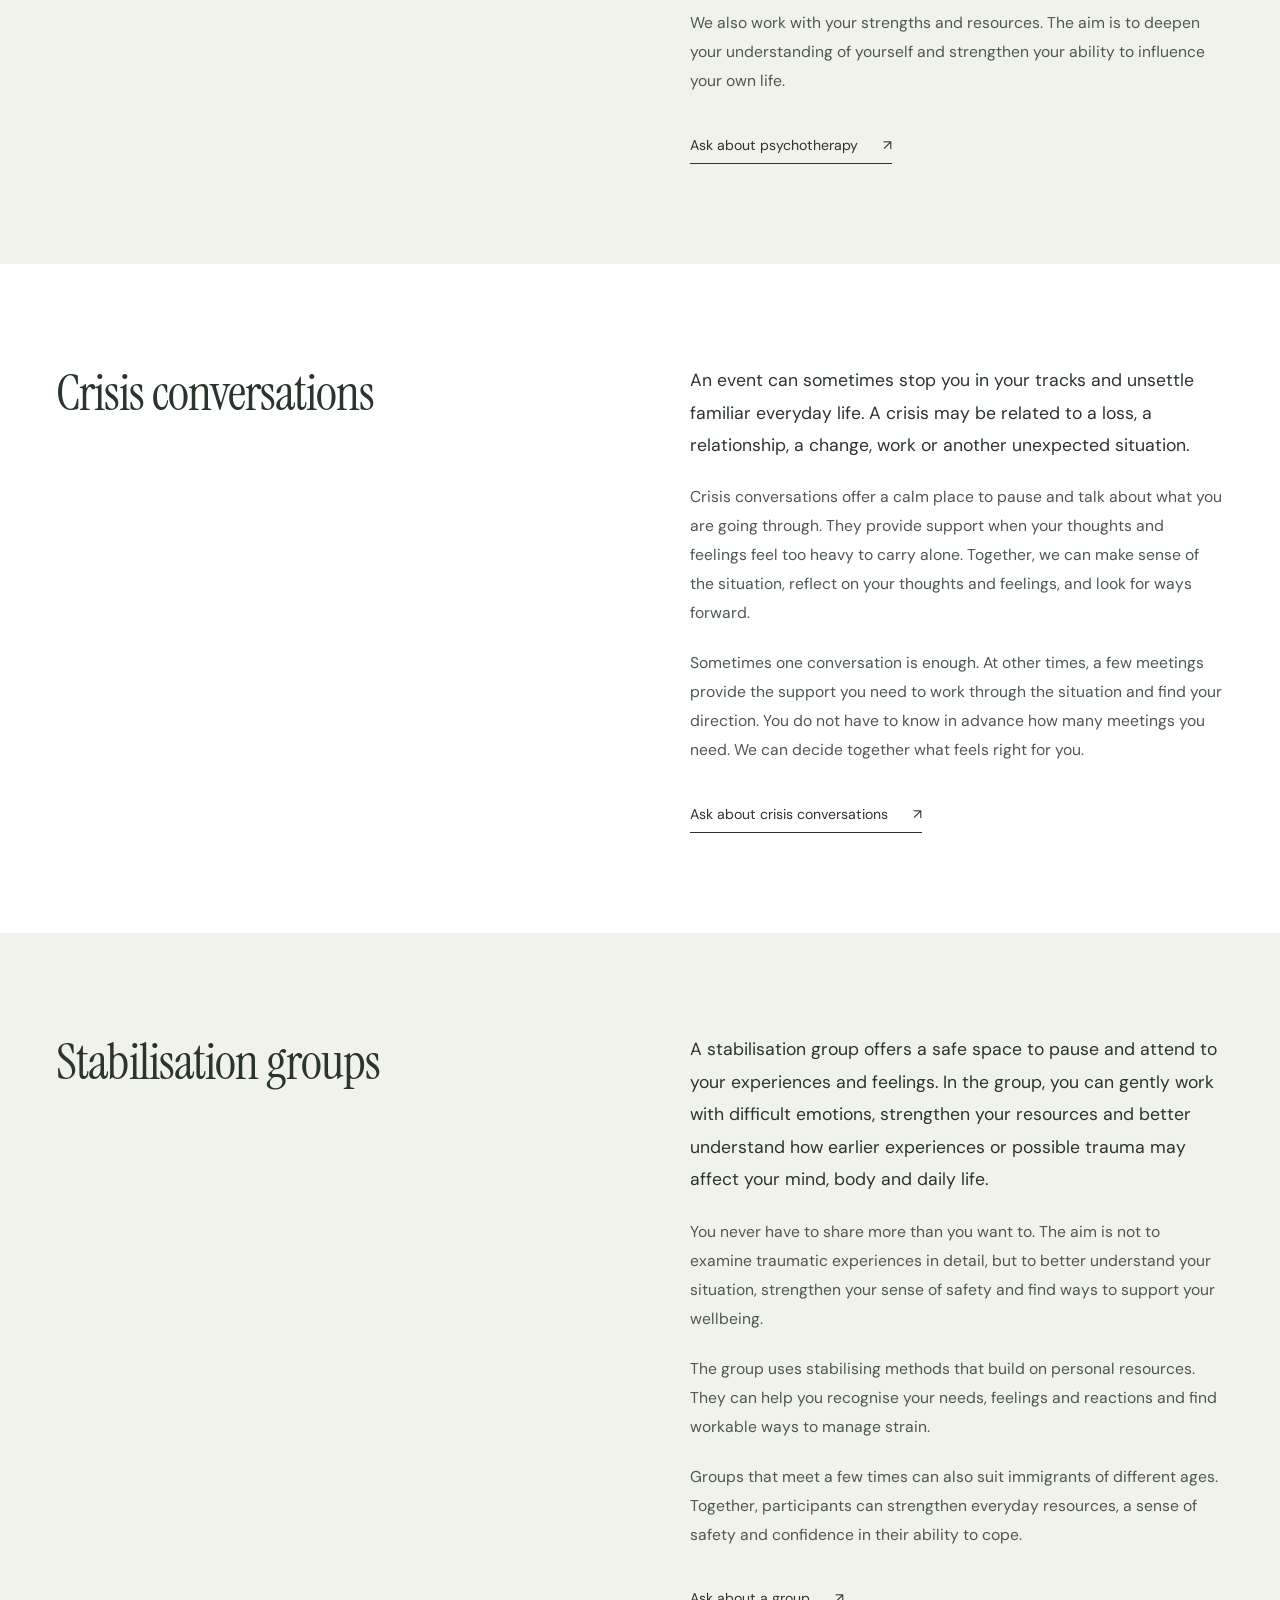
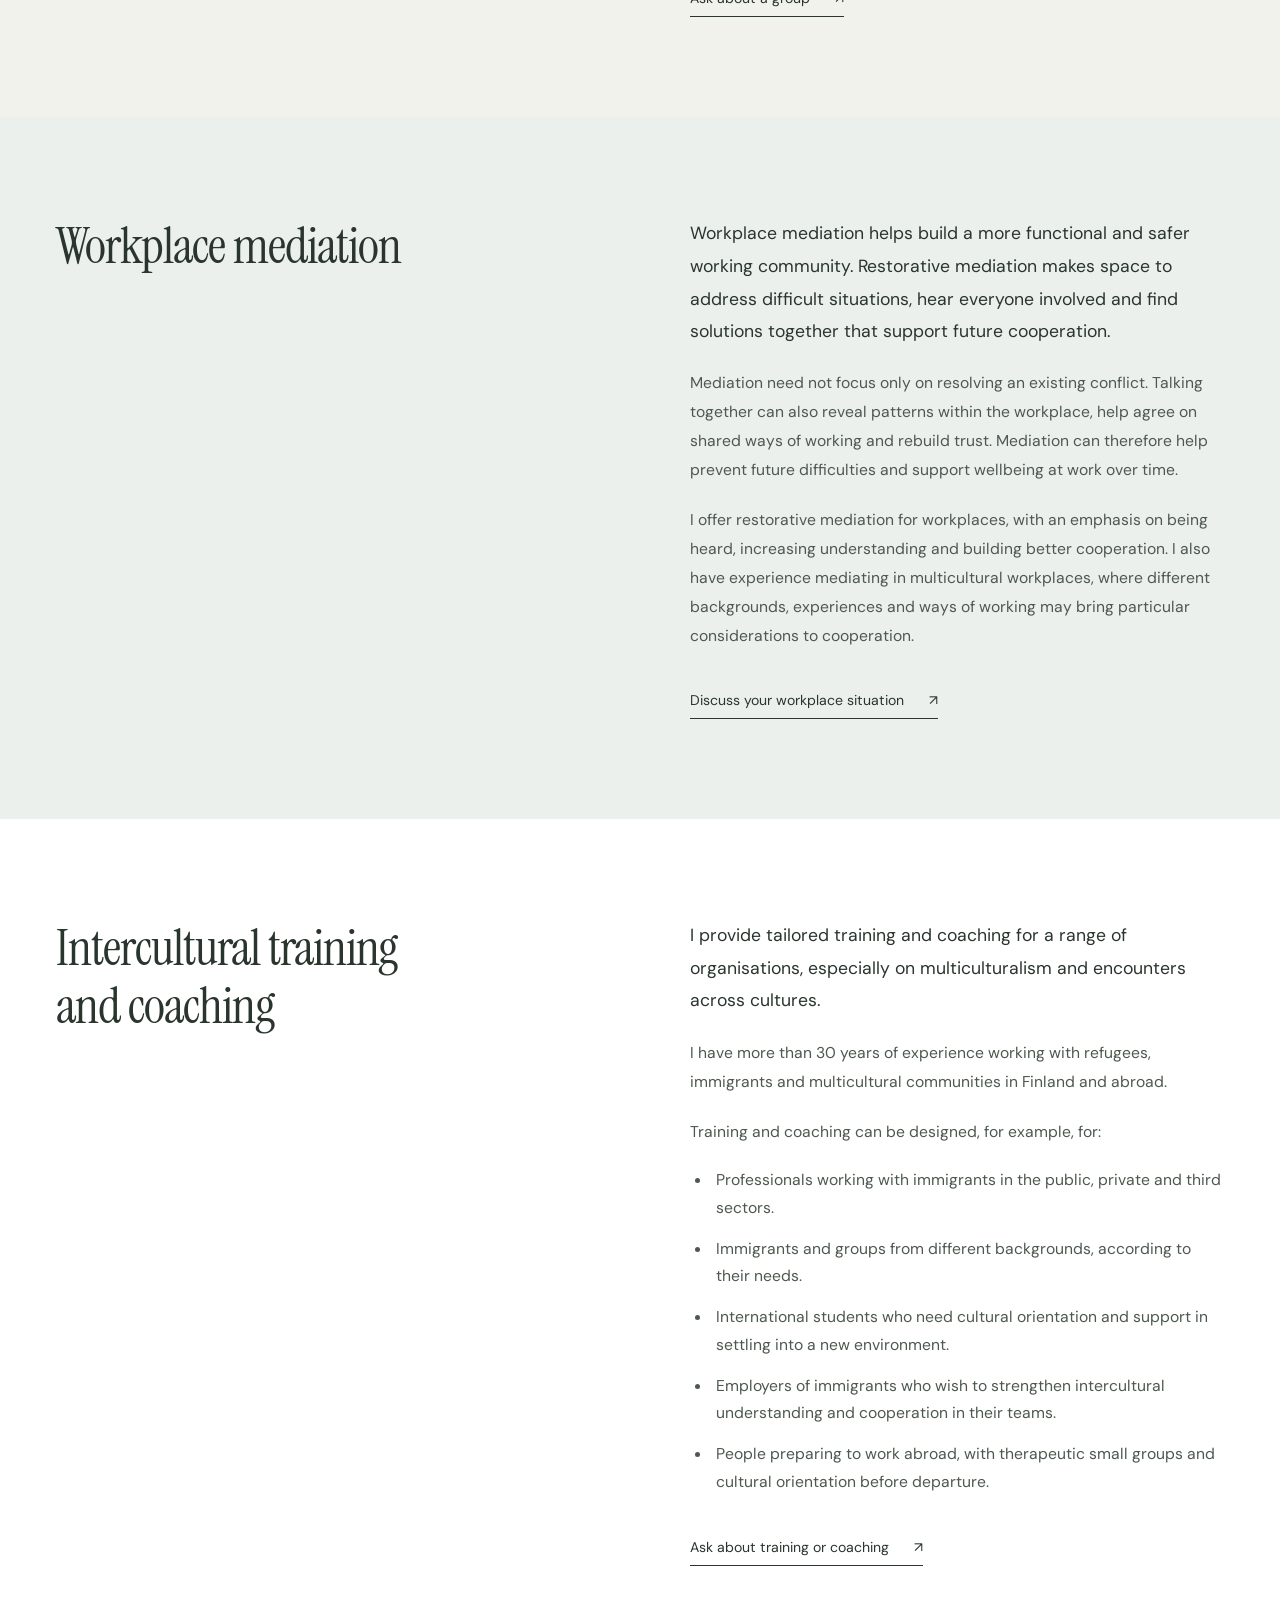
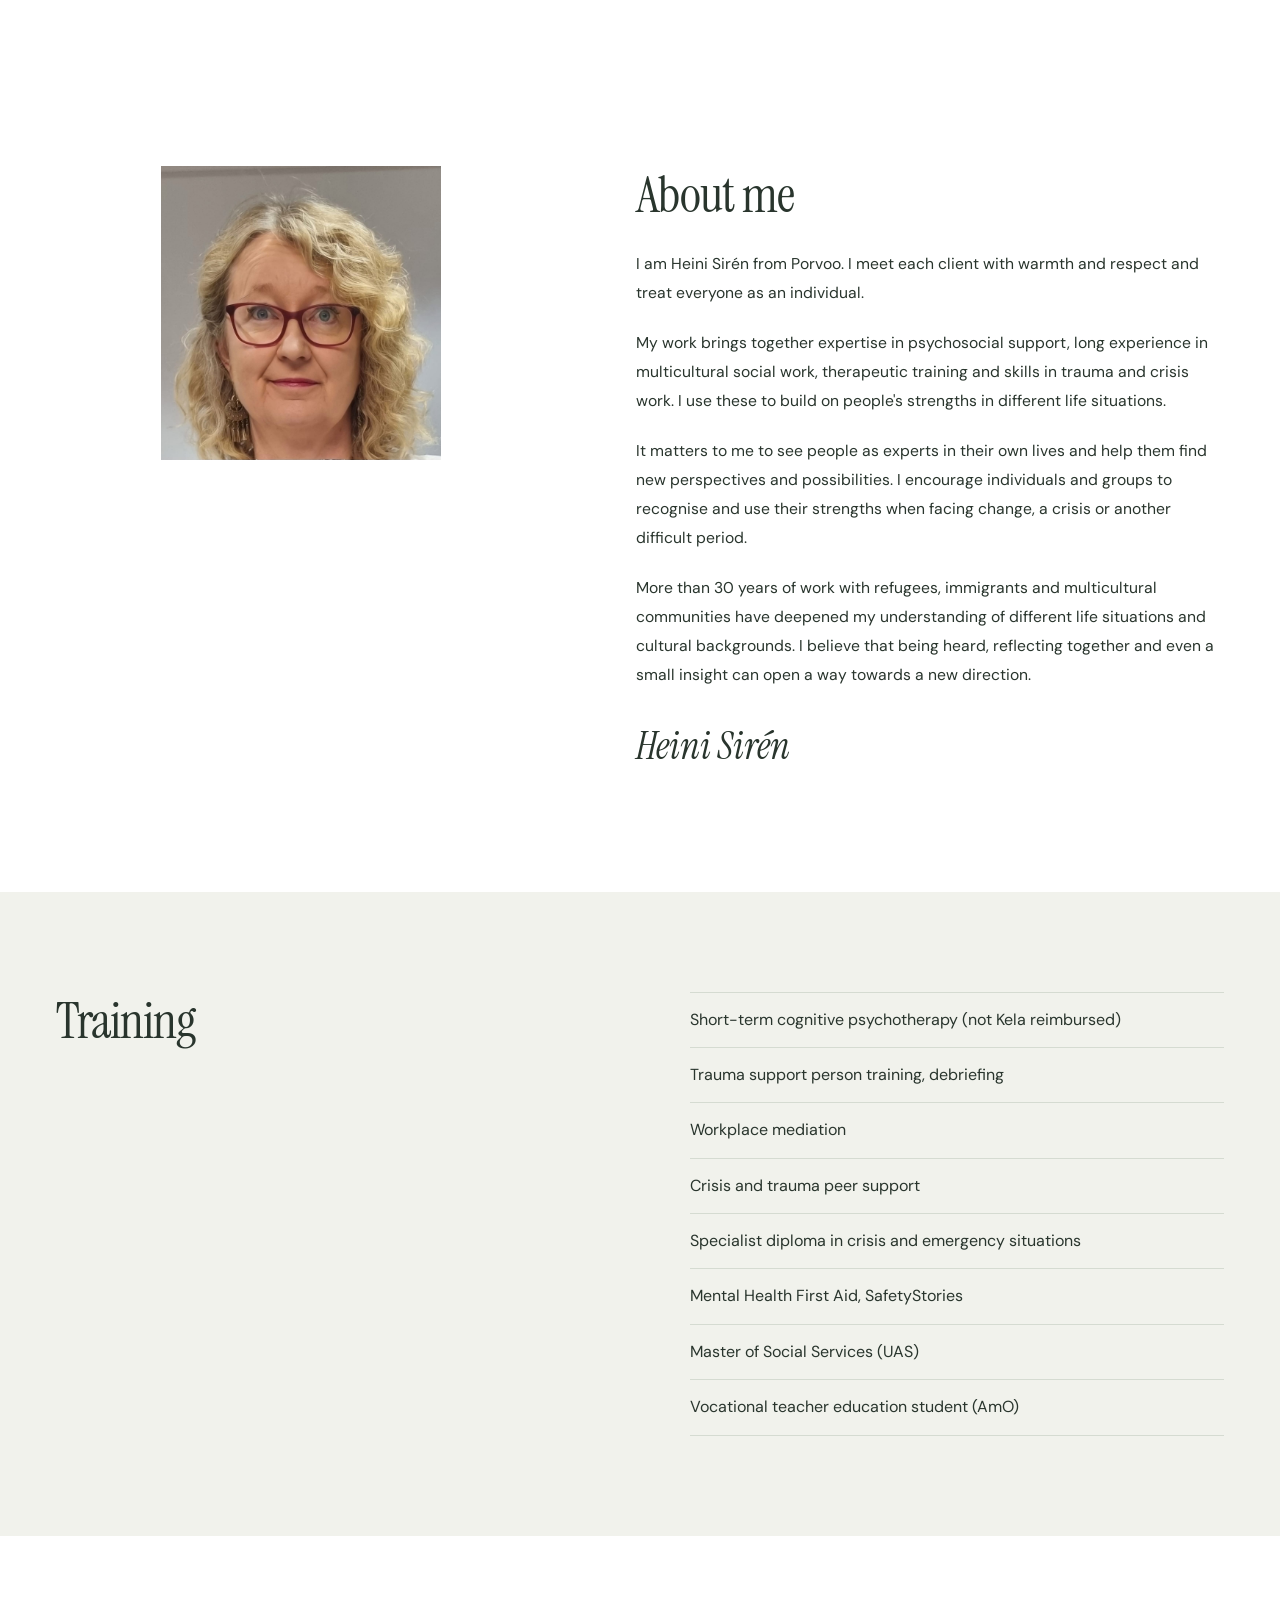
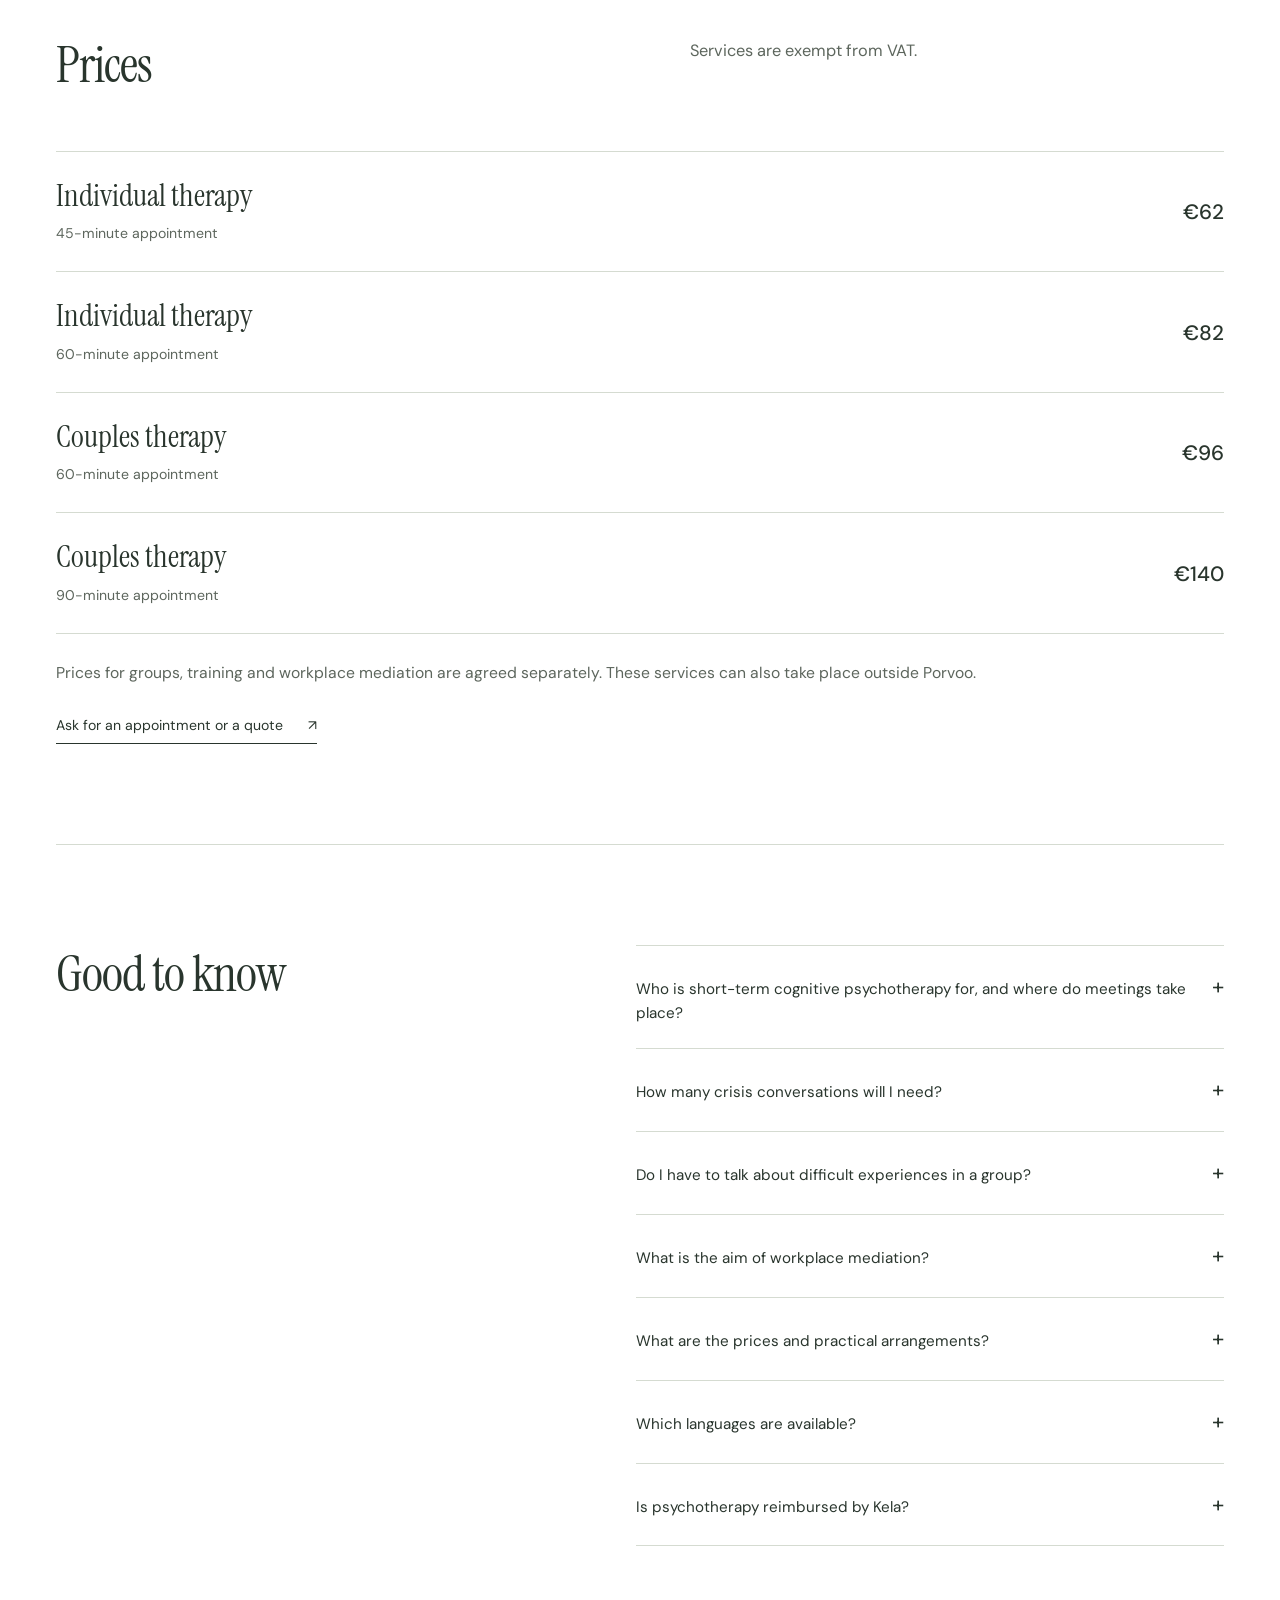
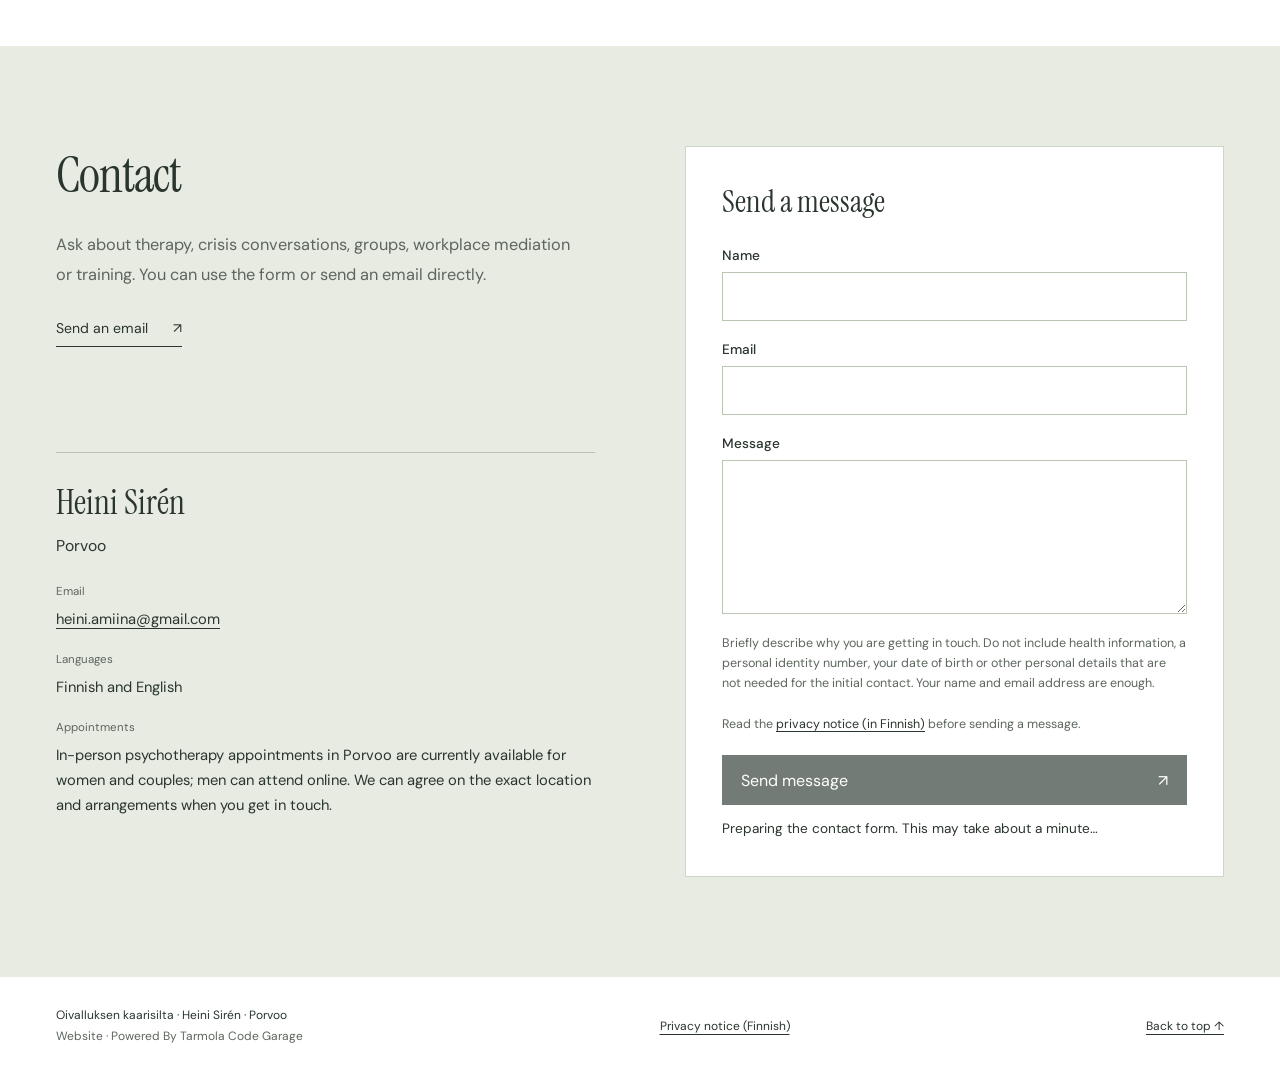
<file: en/index.html>
<!doctype html>
<html lang="en">
<head>
  <meta charset="utf-8">
  <meta name="viewport" content="width=device-width, initial-scale=1">
  <meta name="robots" content="noindex, nofollow">
  <meta name="theme-color" content="#f8f8f3">
  <meta name="description" content="Heini Sirén offers short-term cognitive psychotherapy, crisis conversations, stabilisation groups, workplace mediation and intercultural training in Porvoo and online.">
  <link rel="alternate" hreflang="fi" href="https://heini.onrender.com/">
  <link rel="alternate" hreflang="en" href="https://heini.onrender.com/en/">
  <title>Oivalluksen kaarisilta | Heini Sirén</title>
  <link rel="stylesheet" href="../tyyli.css?v=privacy-1">
  <script src="../heini.js?v=privacy-1" defer></script>
</head>
<body>
  <a class="skip" href="#sisalto">Skip to content</a>
  <header class="site-header wrap">
    <a class="brand" href="index.html" aria-label="Oivalluksen kaarisilta, home"><small>HEINI SIRÉN · PORVOO</small></a>
    <nav id="paavalikko" aria-label="Main menu">
      <a href="#palvelut">Services</a>
      <a href="#tyoskentely">About me</a>
      <a href="#hinnasto">Prices</a>
      <a href="#kysymykset">Good to know</a>
      <a class="button outline" href="#yhteys">Contact <span aria-hidden="true">↗</span></a>
    </nav>
    <div class="header-actions">
      <div class="language-switch" aria-label="Language"><a href="../index.html" lang="fi" hreflang="fi" aria-label="Suomeksi">FI</a><span aria-hidden="true">/</span><span aria-current="page">EN</span></div>
      <button class="menu-toggle" aria-expanded="false" aria-controls="paavalikko" hidden>Menu</button>
    </div>
  </header>
  <main id="sisalto">
    <section class="hero wrap" aria-labelledby="paaotsikko">
      <div class="hero-heading">
        <div>
          <p class="eyebrow">Oivalluksen kaarisilta · Heini Sirén</p>
          <h1 id="paaotsikko">A bridge to <em>insight and change</em></h1>
        </div>
        <div class="hero-intro">
          <p class="hero-tagline">A bridge toward what comes next.</p>
          <p>Sometimes life brings situations where your own ways of coping no longer feel enough, or you have lost your sense of direction. It can help to pause, be heard and explore together what is happening in your life, relationships or work.</p>
          <a class="text-link" href="#palvelut">Explore the services <span aria-hidden="true">↓</span></a>
        </div>
      </div>
      <figure class="landscape"><img src="../silta.jpg" alt="A wooden arched bridge in a green, flowering garden" width="1032" height="688" fetchpriority="high"></figure>
      <div class="hero-caption"><span>Heini Sirén · Porvoo</span><span>Services in Finnish and English</span></div>
    </section>

    <section class="section wrap opening-story" aria-label="Oivalluksen kaarisilta">
      <div class="story-grid">
        <div class="story-copy">
          <p>Oivalluksen kaarisilta is a journey you do not have to make alone. Just as an arched bridge supports a person crossing from one shore to another, insight can help you see your situation in a new light and find the next step.</p>
          <p>You do not always need to know what lies ahead. Sometimes finding a small sense of direction and taking one step forward is enough. In time, a new view may open up, with room for change and hope.</p>
          <p class="story-ending">Every change begins somewhere. Sometimes it begins with an insight.</p>
        </div>
        <figure class="story-image"><img src="../perhonen.jpg" alt="A colourful butterfly among flowers" width="1200" height="1600" loading="lazy"></figure>
      </div>
    </section>

    <section class="section wrap" id="palvelut" aria-labelledby="palvelut-otsikko">
      <div class="section-heading">
        <h2 id="palvelut-otsikko">Services</h2>
        <p class="lead">Different situations call for different kinds of support. Short-term cognitive psychotherapy and crisis conversations offer individual support. Stabilisation groups provide a chance to grow stronger together. Workplace mediation supports teams, while intercultural training creates space for shared learning and new insights.</p>
      </div>
      <div class="service-list">
        <a class="service-row" href="#lyhytterapia"><h3>Short-term cognitive<br>psychotherapy</h3><p>Support in understanding your thoughts, feelings and ways of responding.</p><span class="row-arrow" aria-hidden="true">↗</span></a>
        <a class="service-row" href="#kriisikeskustelut"><h3>Crisis conversations</h3><p>A calm place to talk about a difficult situation and find a way forward.</p><span class="row-arrow" aria-hidden="true">↗</span></a>
        <a class="service-row" href="#pienryhma"><h3>Stabilisation<br>groups</h3><p>Ways to understand emotions and manage strain in a small group.</p><span class="row-arrow" aria-hidden="true">↗</span></a>
        <a class="service-row" href="#sovittelu"><h3>Workplace mediation</h3><p>Constructive dialogue about conflict and working together.</p><span class="row-arrow" aria-hidden="true">↗</span></a>
        <a class="service-row" href="#koulutukset"><h3>Training and<br>coaching</h3><p>Tailored sessions on multiculturalism and encounters across cultures.</p><span class="row-arrow" aria-hidden="true">↗</span></a>
      </div>
    </section>

    <section class="section soft" id="lyhytterapia" aria-labelledby="terapia-otsikko">
      <div class="wrap detail-grid">
        <div class="detail-heading"><h2 id="terapia-otsikko">Short-term cognitive psychotherapy</h2></div>
        <div class="prose">
          <p class="intro-text">In-person appointments in Porvoo are currently available for women and couples. Men can attend online.</p>
          <p>Sometimes your thoughts or patterns of behaviour begin to feel burdensome or hard to understand. Do difficult thoughts seem to take over or guide what you do? You may not always understand why you react in a particular way, or you may feel that you are not entirely free to choose how to respond.</p>
          <p>Short-term cognitive psychotherapy helps you understand your experiences, thoughts, feelings and patterns of behaviour. The work focuses especially on the present and the future. Together, we can identify limiting thoughts and beliefs and explore new ways of relating to them and acting.</p>
          <p>We also work with your strengths and resources. The aim is to deepen your understanding of yourself and strengthen your ability to influence your own life.</p>
          <a class="text-link" href="#yhteys">Ask about psychotherapy <span aria-hidden="true">↗</span></a>
        </div>
      </div>
    </section>

    <section class="section wrap" id="kriisikeskustelut" aria-labelledby="kriisi-otsikko">
      <div class="detail-grid">
        <div class="detail-heading"><h2 id="kriisi-otsikko">Crisis conversations</h2></div>
        <div class="prose">
          <p class="intro-text">An event can sometimes stop you in your tracks and unsettle familiar everyday life. A crisis may be related to a loss, a relationship, a change, work or another unexpected situation.</p>
          <p>Crisis conversations offer a calm place to pause and talk about what you are going through. They provide support when your thoughts and feelings feel too heavy to carry alone. Together, we can make sense of the situation, reflect on your thoughts and feelings, and look for ways forward.</p>
          <p>Sometimes one conversation is enough. At other times, a few meetings provide the support you need to work through the situation and find your direction. You do not have to know in advance how many meetings you need. We can decide together what feels right for you.</p>
          <a class="text-link" href="#yhteys">Ask about crisis conversations <span aria-hidden="true">↗</span></a>
        </div>
      </div>
    </section>

    <section class="section soft" id="pienryhma" aria-labelledby="ryhma-otsikko">
      <div class="wrap detail-grid">
        <div class="detail-heading"><h2 id="ryhma-otsikko">Stabilisation groups</h2></div>
        <div class="prose">
          <p class="intro-text">A stabilisation group offers a safe space to pause and attend to your experiences and feelings. In the group, you can gently work with difficult emotions, strengthen your resources and better understand how earlier experiences or possible trauma may affect your mind, body and daily life.</p>
          <p>You never have to share more than you want to. The aim is not to examine traumatic experiences in detail, but to better understand your situation, strengthen your sense of safety and find ways to support your wellbeing.</p>
          <p>The group uses stabilising methods that build on personal resources. They can help you recognise your needs, feelings and reactions and find workable ways to manage strain.</p>
          <p>Groups that meet a few times can also suit immigrants of different ages. Together, participants can strengthen everyday resources, a sense of safety and confidence in their ability to cope.</p>
          <a class="text-link" href="#yhteys">Ask about a group <span aria-hidden="true">↗</span></a>
        </div>
      </div>
    </section>

    <section class="section muted-surface" id="sovittelu" aria-labelledby="sovittelu-otsikko">
      <div class="wrap detail-grid">
        <div class="detail-heading"><h2 id="sovittelu-otsikko">Workplace mediation</h2></div>
        <div class="prose">
          <p class="intro-text">Workplace mediation helps build a more functional and safer working community. Restorative mediation makes space to address difficult situations, hear everyone involved and find solutions together that support future cooperation.</p>
          <p>Mediation need not focus only on resolving an existing conflict. Talking together can also reveal patterns within the workplace, help agree on shared ways of working and rebuild trust. Mediation can therefore help prevent future difficulties and support wellbeing at work over time.</p>
          <p>I offer restorative mediation for workplaces, with an emphasis on being heard, increasing understanding and building better cooperation. I also have experience mediating in multicultural workplaces, where different backgrounds, experiences and ways of working may bring particular considerations to cooperation.</p>
          <a class="text-link" href="#yhteys">Discuss your workplace situation <span aria-hidden="true">↗</span></a>
        </div>
      </div>
    </section>

    <section class="section wrap" id="koulutukset" aria-labelledby="koulutukset-otsikko">
      <div class="detail-grid">
        <div class="detail-heading"><h2 id="koulutukset-otsikko">Intercultural training and coaching</h2></div>
        <div class="prose">
          <p class="intro-text">I provide tailored training and coaching for a range of organisations, especially on multiculturalism and encounters across cultures.</p>
          <p>I have more than 30 years of experience working with refugees, immigrants and multicultural communities in Finland and abroad.</p>
          <p>Training and coaching can be designed, for example, for:</p>
          <ul class="audience-list">
            <li>Professionals working with immigrants in the public, private and third sectors.</li>
            <li>Immigrants and groups from different backgrounds, according to their needs.</li>
            <li>International students who need cultural orientation and support in settling into a new environment.</li>
            <li>Employers of immigrants who wish to strengthen intercultural understanding and cooperation in their teams.</li>
            <li>People preparing to work abroad, with therapeutic small groups and cultural orientation before departure.</li>
          </ul>
          <a class="text-link" href="#yhteys">Ask about training or coaching <span aria-hidden="true">↗</span></a>
        </div>
      </div>
    </section>

    <section class="section wrap" id="tyoskentely" aria-labelledby="tyoskentely-otsikko">
      <div class="about-grid">
        <figure class="portrait-image"><img src="../HeiniOmakuva.jpg" alt="Heini Sirén" width="1524" height="1600" loading="lazy"></figure>
        <div><h2 id="tyoskentely-otsikko">About me</h2><p>I am Heini Sirén from Porvoo. I meet each client with warmth and respect and treat everyone as an individual.</p><p>My work brings together expertise in psychosocial support, long experience in multicultural social work, therapeutic training and skills in trauma and crisis work. I use these to build on people's strengths in different life situations.</p><p>It matters to me to see people as experts in their own lives and help them find new perspectives and possibilities. I encourage individuals and groups to recognise and use their strengths when facing change, a crisis or another difficult period.</p><p>More than 30 years of work with refugees, immigrants and multicultural communities have deepened my understanding of different life situations and cultural backgrounds. I believe that being heard, reflecting together and even a small insight can open a way towards a new direction.</p><p class="signature">Heini Sirén</p></div>
      </div>
    </section>

    <section class="section soft" aria-labelledby="koulutus-otsikko">
      <div class="wrap detail-grid">
        <div><h2 id="koulutus-otsikko">Training</h2></div>
        <div><ul class="education-list"><li>Short-term cognitive psychotherapy (not Kela reimbursed)</li><li>Trauma support person training, debriefing</li><li>Workplace mediation</li><li>Crisis and trauma peer support</li><li>Specialist diploma in crisis and emergency situations</li><li>Mental Health First Aid, SafetyStories</li><li>Master of Social Services (UAS)</li><li>Vocational teacher education student (AmO)</li></ul></div>
      </div>
    </section>

    <section class="section wrap" id="hinnasto" aria-labelledby="hinnasto-otsikko">
      <div class="section-heading"><h2 id="hinnasto-otsikko">Prices</h2><p class="lead">Services are exempt from VAT.</p></div>
      <div class="price-list">
        <div class="price-row"><div><h3>Individual therapy</h3><p>45-minute appointment</p></div><strong>€62</strong></div>
        <div class="price-row"><div><h3>Individual therapy</h3><p>60-minute appointment</p></div><strong>€82</strong></div>
        <div class="price-row"><div><h3>Couples therapy</h3><p>60-minute appointment</p></div><strong>€96</strong></div>
        <div class="price-row"><div><h3>Couples therapy</h3><p>90-minute appointment</p></div><strong>€140</strong></div>
        <p class="price-note">Prices for groups, training and workplace mediation are agreed separately. These services can also take place outside Porvoo.</p>
        <a class="text-link" href="#yhteys">Ask for an appointment or a quote <span aria-hidden="true">↗</span></a>
      </div>
    </section>

    <section class="section wrap faq-section" id="kysymykset" aria-labelledby="kysymykset-otsikko">
      <div><h2 id="kysymykset-otsikko">Good to know</h2></div>
      <div class="faq-list">
        <details><summary>Who is short-term cognitive psychotherapy for, and where do meetings take place?</summary><p>In-person appointments in Porvoo are currently available for women and couples. Men can attend online. The work explores thoughts, feelings and behaviour, with a focus on the present and future.</p></details>
        <details><summary>How many crisis conversations will I need?</summary><p>Sometimes one conversation is enough; sometimes a few meetings provide helpful support. We can decide on the number of meetings together, based on your situation.</p></details>
        <details><summary>Do I have to talk about difficult experiences in a group?</summary><p>You do not have to share more than you want to. Traumatic experiences are not explored in detail. The work focuses on safety, personal resources and managing strain.</p></details>
        <details><summary>What is the aim of workplace mediation?</summary><p>The aim is for people to be heard, understand each other better and rebuild cooperation. We can also agree on shared ways of working and identify practices that help prevent further conflict.</p></details>
        <details><summary>What are the prices and practical arrangements?</summary><p>Individual appointments last 45 or 60 minutes and couples appointments 60 or 90 minutes. <a href="#hinnasto">See prices</a>. Please email to ask about prices and practical arrangements for crisis conversations, groups, training and mediation.</p></details>
        <details><summary>Which languages are available?</summary><p>Services are available in Finnish and English. In-person appointments take place in Porvoo. Groups, training and workplace mediation can also be arranged elsewhere.</p></details>
        <details><summary>Is psychotherapy reimbursed by Kela?</summary><p>Short-term cognitive psychotherapy is not reimbursed by Kela.</p></details>
      </div>
    </section>

    <section class="contact section" id="yhteys" aria-labelledby="yhteys-otsikko">
      <div class="wrap contact-grid">
        <div class="contact-intro"><h2 id="yhteys-otsikko">Contact</h2><p class="lead">Ask about therapy, crisis conversations, groups, workplace mediation or training. You can use the form or send an email directly.</p><a class="text-link" href="mailto:heini.amiina@gmail.com">Send an email <span aria-hidden="true">↗</span></a></div>
        <form class="contact-form" id="yhteydenottolomake" action="https://tcg-lomakeapi.onrender.com/contact" method="post" aria-label="Contact form">
          <h3>Send a message</h3>
          <div class="form-field"><label for="contact-name">Name</label><input id="contact-name" name="name" type="text" autocomplete="name" maxlength="120" required></div>
          <div class="form-field"><label for="contact-email">Email</label><input id="contact-email" name="email" type="email" autocomplete="email" maxlength="254" required></div>
          <div class="form-field"><label for="contact-message">Message</label><textarea id="contact-message" name="message" rows="6" maxlength="5000" aria-describedby="contact-note personal-data-warning" required></textarea></div>
          <p class="form-note" id="contact-note">Briefly describe why you are getting in touch. Do not include health information, a personal identity number, your date of birth or other personal details that are not needed for the initial contact. Your name and email address are enough.</p>
          <p class="form-warning" id="personal-data-warning" role="alert" hidden></p>
          <p class="form-note">Read the <a href="../tietosuoja.html" lang="fi">privacy notice (in Finnish)</a> before sending a message.</p>
          <button class="submit-button" type="submit" disabled>Send message <span aria-hidden="true">↗</span></button>
          <p class="form-status" id="contact-status" role="status" aria-live="polite"></p>
          <noscript><p class="form-note">The form requires JavaScript. You can also contact me by email.</p></noscript>
        </form>
        <div class="contact-details"><h3>Heini Sirén</h3><p>Porvoo</p><dl><dt>Email</dt><dd><a href="mailto:heini.amiina@gmail.com">heini.amiina@gmail.com</a></dd><dt>Languages</dt><dd>Finnish and English</dd><dt>Appointments</dt><dd>In-person psychotherapy appointments in Porvoo are currently available for women and couples; men can attend online. We can agree on the exact location and arrangements when you get in touch.</dd></dl></div>
      </div>
    </section>
  </main>
  <footer class="site-footer wrap"><p>Oivalluksen kaarisilta · Heini Sirén · Porvoo<br><span>Website · Powered By Tarmola Code Garage</span></p><a href="../tietosuoja.html" lang="fi">Privacy notice (Finnish)</a><a href="#sisalto">Back to top <span aria-hidden="true">↑</span></a></footer>
</body>
</html>
</file>
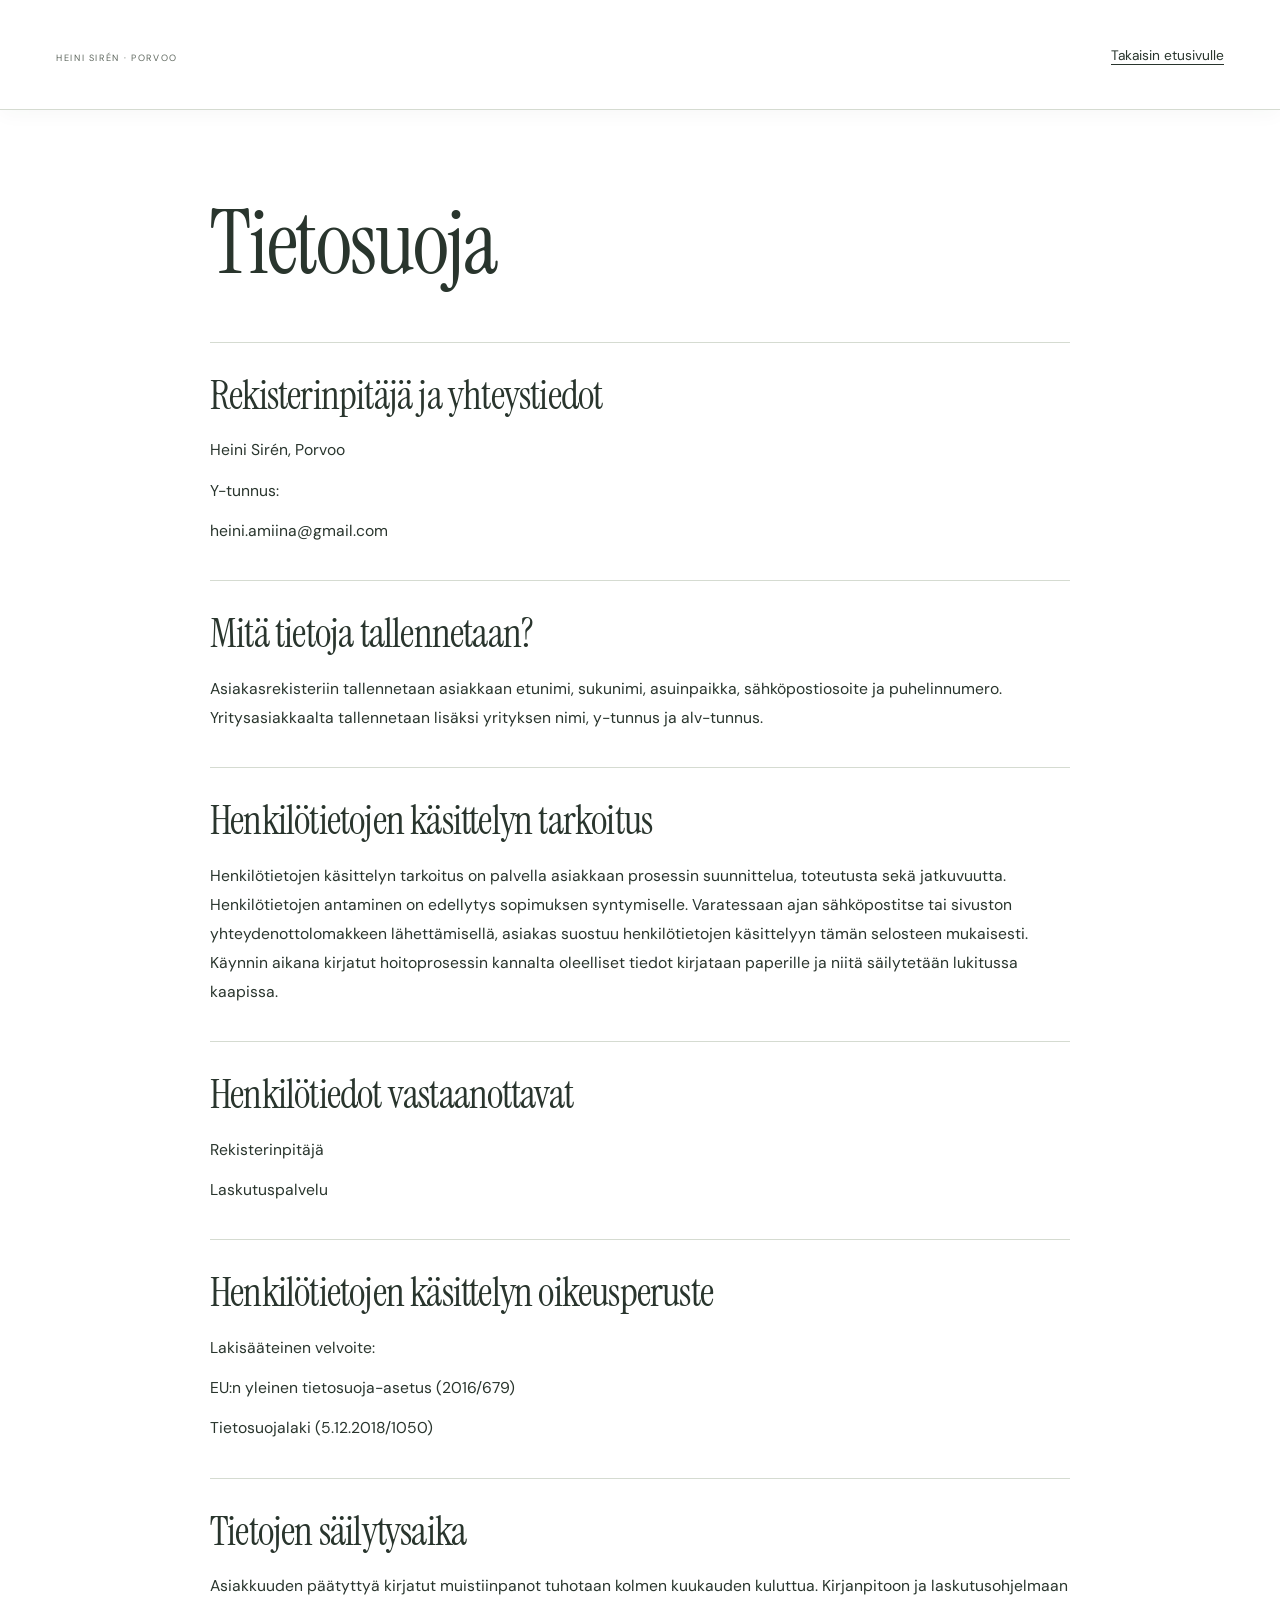
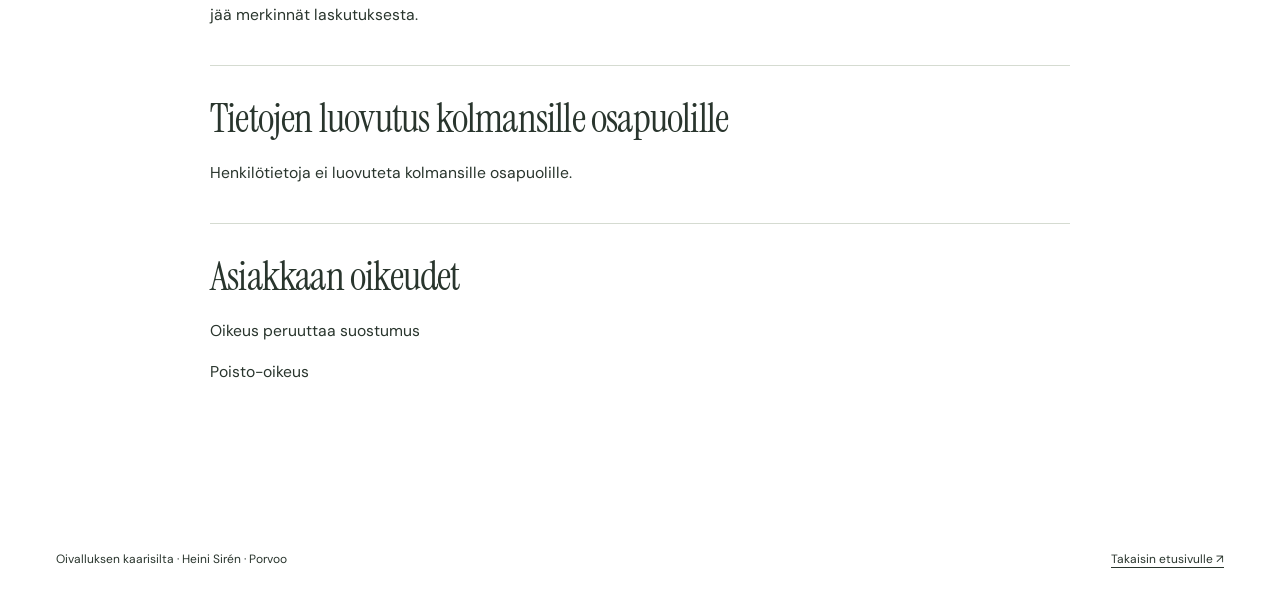
<file: tietosuoja.html>
<!doctype html>
<html lang="fi">
<head>
  <meta charset="utf-8">
  <meta name="viewport" content="width=device-width, initial-scale=1">
  <meta name="theme-color" content="#f8f8f3">
  <meta name="description" content="Heini Sirénin tietosuojaseloste.">
  <title>Tietosuoja | Heini Sirén</title>
  <link rel="stylesheet" href="tyyli.css?v=privacy-1">
</head>
<body>
  <a class="skip" href="#sisalto">Siirry sisältöön</a>
  <header class="site-header wrap privacy-header">
    <a class="brand" href="index.html" aria-label="Oivalluksen kaarisilta, etusivu"><small>HEINI SIRÉN · PORVOO</small></a>
    <nav aria-label="Sivunavigaatio"><a href="index.html">Takaisin etusivulle</a></nav>
  </header>
  <main class="privacy-document wrap" id="sisalto">
    <h1>Tietosuoja</h1>

    <section aria-labelledby="rekisterinpitaja">
      <h2 id="rekisterinpitaja">Rekisterinpitäjä ja yhteystiedot</h2>
      <p>Heini Sirén, Porvoo</p>
      <p>Y-tunnus:</p>
      <p>heini.amiina@gmail.com</p>
    </section>

    <section aria-labelledby="tallennettavat-tiedot">
      <h2 id="tallennettavat-tiedot">Mitä tietoja tallennetaan?</h2>
      <p>Asiakasrekisteriin tallennetaan asiakkaan etunimi, sukunimi, asuinpaikka, sähköpostiosoite ja puhelinnumero. Yritysasiakkaalta tallennetaan lisäksi yrityksen nimi, y-tunnus ja alv-tunnus.</p>
    </section>

    <section aria-labelledby="kasittelyn-tarkoitus">
      <h2 id="kasittelyn-tarkoitus">Henkilötietojen käsittelyn tarkoitus</h2>
      <p>Henkilötietojen käsittelyn tarkoitus on palvella asiakkaan prosessin suunnittelua, toteutusta sekä jatkuvuutta. Henkilötietojen antaminen on edellytys sopimuksen syntymiselle. Varatessaan ajan sähköpostitse tai sivuston yhteydenottolomakkeen lähettämisellä, asiakas suostuu henkilötietojen käsittelyyn tämän selosteen mukaisesti. Käynnin aikana kirjatut hoitoprosessin kannalta oleelliset tiedot kirjataan paperille ja niitä säilytetään lukitussa kaapissa.</p>
    </section>

    <section aria-labelledby="vastaanottajat">
      <h2 id="vastaanottajat">Henkilötiedot vastaanottavat</h2>
      <p>Rekisterinpitäjä</p>
      <p>Laskutuspalvelu</p>
    </section>

    <section aria-labelledby="oikeusperuste">
      <h2 id="oikeusperuste">Henkilötietojen käsittelyn oikeusperuste</h2>
      <p>Lakisääteinen velvoite:</p>
      <p>EU:n yleinen tietosuoja-asetus (2016/679)</p>
      <p>Tietosuojalaki (5.12.2018/1050)</p>
    </section>

    <section aria-labelledby="sailytysaika">
      <h2 id="sailytysaika">Tietojen säilytysaika</h2>
      <p>Asiakkuuden päätyttyä kirjatut muistiinpanot tuhotaan kolmen kuukauden kuluttua. Kirjanpitoon ja laskutusohjelmaan jää merkinnät laskutuksesta.</p>
    </section>

    <section aria-labelledby="luovutus">
      <h2 id="luovutus">Tietojen luovutus kolmansille osapuolille</h2>
      <p>Henkilötietoja ei luovuteta kolmansille osapuolille.</p>
    </section>

    <section aria-labelledby="oikeudet">
      <h2 id="oikeudet">Asiakkaan oikeudet</h2>
      <p>Oikeus peruuttaa suostumus</p>
      <p>Poisto-oikeus</p>
    </section>
  </main>
  <footer class="site-footer wrap"><p>Oivalluksen kaarisilta · Heini Sirén · Porvoo</p><a href="index.html">Takaisin etusivulle <span aria-hidden="true">↗</span></a></footer>
</body>
</html>
</file>
<file: tyyli.css>
@import url('fonts.css');

:root { --ink:#29352d; --muted:#5d665d; --line:#d5dbd1; --paper:#fff; --serif:'Instrument Serif',Georgia,serif; font-family:'DM Sans',Arial,sans-serif; color:var(--ink); background:var(--paper); font-synthesis:none; }
* { box-sizing:border-box; }
html { scroll-behavior:smooth; scroll-padding-top:calc(var(--header-height, 110px) + 24px); }
body { margin:0; }
a { color:inherit; text-decoration:none; }
button { font:inherit; cursor:pointer; }
a,button,summary { -webkit-tap-highlight-color:transparent; touch-action:manipulation; }
a:focus-visible,button:focus-visible,summary:focus-visible { outline:2px solid #43634a; outline-offset:6px; }
img { display:block; width:100%; object-fit:cover; }
figure { margin:0; }
p { font-size:.98rem; line-height:1.85; margin:0 0 1.3rem; }
h1,h2,h3 { font-family:var(--serif); font-weight:400; margin:0; text-wrap:balance; }
h1 { font-size:clamp(3.5rem,7.5vw,7rem); line-height:1.04; letter-spacing:-.025em; }
h2 { font-size:clamp(2.6rem,4vw,3.8rem); line-height:1.12; letter-spacing:-.02em; margin-bottom:26px; }
h3 { font-size:1.95rem; line-height:1.2; }
em { font-weight:400; color:#62735d; }
.wrap { width:min(1240px,calc(100% - 112px)); margin-inline:auto; }
.skip { position:absolute; left:16px; top:-100px; padding:14px; background:white; z-index:30; }
.skip:focus { top:12px; }
.draft-bar { background:#29352d; color:#f5f6ef; display:flex; justify-content:space-between; gap:16px; padding:10px 28px; font-size:.74rem; line-height:1.5; }
.site-header { min-height:110px; display:flex; align-items:center; justify-content:space-between; gap:30px; border-bottom:1px solid var(--line); }
.site-header.wrap { position:sticky; top:0; z-index:20; width:100%; padding-inline:max(56px, calc((100% - 1240px) / 2)); background:var(--paper); box-shadow:0 5px 18px #29352d08; }
.brand { font-size:1.35rem; letter-spacing:.08em; white-space:nowrap; }
.brand small { display:block; font-size:.57rem; letter-spacing:.18em; margin-top:7px; color:var(--muted); }
.site-header nav { display:flex; align-items:center; gap:30px; margin-left:auto; font-size:.86rem; }
.header-actions { display:flex; align-items:center; gap:18px; }
.language-switch { display:flex; align-items:center; gap:7px; white-space:nowrap; font-size:.78rem; letter-spacing:.08em; }
.language-switch [aria-current="page"] { font-weight:700; }
.language-switch a { color:var(--muted); }
.language-switch a:hover { color:var(--ink); text-decoration:underline; text-underline-offset:4px; }
.language-switch a[lang="en"] { margin:-7px -8px; padding:7px 8px; border-radius:999px; color:var(--ink); font-weight:700; text-decoration:underline; text-underline-offset:4px; animation:language-hint 2.4s ease-in-out .6s 2; }
@keyframes language-hint { 0%, 100% { background:transparent; box-shadow:0 0 0 0 #62735d00; } 35% { background:#e8eee5; box-shadow:0 0 0 5px #62735d20; } }
.site-header nav>a:not(.button):hover { text-decoration:underline; text-underline-offset:6px; }
.button { display:inline-flex; justify-content:center; align-items:center; gap:24px; padding:13px 20px; border:1px solid var(--line); min-height:46px; }
.button:hover { background:#f0f2ec; }
.menu-toggle { display:none; border:1px solid var(--line); padding:11px 14px; background:white; color:var(--ink); }
.menu-toggle[hidden] { display:none; }
.eyebrow { font-family:'DM Sans',Arial,sans-serif; font-size:.71rem; font-weight:500; text-transform:uppercase; letter-spacing:.15em; line-height:1.7; margin-bottom:22px; }
.hero { padding-top:62px; }
.hero-heading { display:grid; grid-template-columns:1.65fr 1fr; align-items:end; gap:65px; margin-bottom:48px; }
.hero-intro { max-width:350px; padding-bottom:7px; }
.hero h1 { font-size:clamp(3.2rem,5.7vw,5.6rem); }
.hero-tagline { font:italic clamp(1.55rem,2.2vw,2rem)/1.2 var(--serif); color:#62735d; }
.text-link { display:inline-flex; align-items:center; gap:25px; padding:7px 0; border-bottom:1px solid var(--ink); font-size:.88rem; line-height:1.5; }
.text-link:hover { color:#62735d; }
.landscape { position:relative; }
.landscape img { height:480px; object-position:50% 75%; }
.hero-caption { display:flex; justify-content:space-between; gap:20px; padding:18px 0; color:var(--muted); font-size:.74rem; border-bottom:1px solid var(--line); }
.opening-story { padding-block:82px 100px; border-bottom:1px solid var(--line); }
.story-grid { display:grid; grid-template-columns:minmax(0,1fr) minmax(220px,320px); align-items:center; gap:clamp(35px,5vw,70px); }
.story-image { width:100%; justify-self:end; }
.story-image img { height:auto; }
.story-copy { max-width:760px; }
.story-copy p { font-size:1.13rem; line-height:1.85; }
.story-copy .story-ending { margin:36px 0 0; font:italic clamp(1.8rem,2.7vw,2.5rem)/1.25 var(--serif); color:#62735d; }
.section { padding-block:100px; }
.section-heading { display:grid; grid-template-columns:1fr 1fr; gap:100px; align-items:start; }
.lead { max-width:520px; color:var(--muted); font-size:1.02rem; }
.service-list { margin:40px 0 0; }
.service-row { display:grid; grid-template-columns:1.1fr 1.3fr 24px; gap:24px; padding:30px 0; border-top:1px solid var(--line); }
.service-row:last-child { border-bottom:1px solid var(--line); }
.service-row p { color:var(--muted); font-size:.91rem; margin:0; }
.row-arrow { justify-self:end; font-size:1.3rem; }
.service-row:hover h3 { color:#62735d; }
.soft { background:#f1f2ec; }
.muted-surface { background:#ecf0ed; }
.detail-grid { display:grid; grid-template-columns:1fr 1fr; gap:100px; }
.detail-heading h2 { max-width:580px; }
.prose { max-width:580px; }
.prose p { color:#4d594f; }
.prose .intro-text { font-size:1.1rem; color:var(--ink); }
.audience-list { padding-left:1.35rem; margin:0 0 1.4rem; color:#4d594f; }
.audience-list li { padding-left:.3rem; margin-bottom:.85rem; font-size:.98rem; line-height:1.75; }
.prose .text-link { margin-top:12px; }
.about-grid { display:grid; grid-template-columns:1fr 1.2fr; align-items:center; gap:90px; }
.portrait-image { width:min(100%,280px); justify-self:center; align-self:start; }
.portrait-image img { height:auto; }
.signature { font:italic 2.4rem var(--serif); margin-top:32px; }
.faq-section { display:grid; grid-template-columns:1fr 1.2fr; gap:90px; border-top:1px solid var(--line); }
.faq-list { border-top:1px solid var(--line); }
details { border-bottom:1px solid var(--line); }
summary { display:flex; align-items:baseline; justify-content:space-between; gap:20px; padding:23px 0; cursor:pointer; list-style:none; font-size:.95rem; line-height:1.6; }
summary::-webkit-details-marker { display:none; }
summary::after { content:'+'; font-size:1.4rem; flex-shrink:0; }
details[open] summary::after { content:'−'; }
details p { font-size:.91rem; color:var(--muted); padding-right:24px; }
.contact { background:#e8ebe2; }
.contact-grid { display:grid; grid-template-columns:1fr 1fr; column-gap:90px; row-gap:46px; align-items:start; }
.contact-form { grid-column:2; grid-row:1 / span 2; padding:36px; background:var(--paper); border:1px solid #cdd7c9; }
.contact-form h3 { margin-bottom:26px; }
.form-field { margin-bottom:20px; }
.form-field label { display:block; margin-bottom:8px; font-size:.85rem; font-weight:500; }
.form-field input,.form-field textarea { display:block; width:100%; padding:13px 14px; border:1px solid #bac5b4; border-radius:0; background:#fff; color:var(--ink); font:inherit; font-size:1rem; }
.form-field input { min-height:48px; }
.form-field textarea { min-height:150px; resize:vertical; }
.form-field input:focus-visible,.form-field textarea:focus-visible { outline:2px solid #43634a; outline-offset:2px; }
.form-note { color:var(--muted); font-size:.78rem; line-height:1.6; }
.form-note a { color:var(--ink); text-decoration:underline; text-underline-offset:3px; }
.form-warning { padding:12px 14px; border:1px solid #b85b4a; background:#fff5f1; color:#852e22; font-size:.85rem; line-height:1.55; }
.form-warning[hidden] { display:none; }
.form-field input[aria-invalid="true"],.form-field textarea[aria-invalid="true"] { border-color:#b85b4a; }
.submit-button { display:inline-flex; align-items:center; justify-content:space-between; gap:30px; width:100%; min-height:50px; padding:12px 18px; border:1px solid var(--ink); background:var(--ink); color:#fff; }
.submit-button:hover { background:#425649; }
.submit-button:disabled { opacity:.65; cursor:wait; }
.form-status { min-height:1.5em; margin:14px 0 0; font-size:.85rem; line-height:1.5; }
.form-status[data-state="error"] { color:#923b2c; }
.form-status[data-state="success"] { color:#315b39; }
.form-retry { margin-top:8px; padding:4px 0; border:0; background:none; color:var(--ink); font:inherit; font-size:.85rem; text-decoration:underline; text-underline-offset:3px; cursor:pointer; }
.form-retry[hidden] { display:none; }
.form-retry:focus-visible { outline:2px solid #43634a; outline-offset:3px; }
.contact-details { grid-column:1; border-top:1px solid #bac5b4; padding-top:30px; }
.contact-details h3 { font-size:2.1rem; margin-bottom:8px; }
.contact-details dl { margin:24px 0 0; }
.contact-details dt { font-size:.72rem; color:var(--muted); margin:20px 0 8px; }
.contact-details dd { font-size:.92rem; margin:0; line-height:1.7; overflow-wrap:anywhere; }
.site-footer { display:flex; justify-content:space-between; align-items:center; gap:25px; padding-block:28px; }
.site-footer p,.site-footer a { font-size:.75rem; margin:0; line-height:1.8; }
.site-footer p span { color:var(--muted); }
.site-footer>a { white-space:nowrap; text-decoration:underline; text-underline-offset:4px; }
.privacy-document { max-width:860px; padding-block:88px 100px; }
.privacy-document h1 { font-size:clamp(3.5rem,7vw,5.5rem); margin-bottom:52px; }
.privacy-document section { border-top:1px solid var(--line); padding-block:30px 24px; }
.privacy-document h2 { font-size:clamp(1.8rem,3.2vw,2.5rem); margin-bottom:18px; }
.privacy-document section p { margin-bottom:.7rem; }
.privacy-header nav { margin-left:auto; }
.privacy-header nav a { text-decoration:underline; text-underline-offset:4px; }
@media (max-width:1000px) {
  .site-header.wrap { padding-inline:32px; }
  .wrap { width:calc(100% - 64px); }
  .site-header nav { gap:18px; }
  .hero-heading { gap:35px; grid-template-columns:1.5fr 1fr; }
  .section-heading,.detail-grid,.about-grid,.faq-section,.contact-grid { gap:45px; }
  .service-list { margin-left:0; }
}
@media (max-width:760px) {
  html { scroll-padding-top:calc(var(--header-height, 90px) + 20px); }
  .site-header.wrap { padding-inline:20px; }
  .wrap { width:calc(100% - 40px); }
  .site-header { flex-wrap:wrap; padding-block:22px; min-height:90px; gap:20px; }
  .site-header nav { width:100%; flex-wrap:wrap; gap:18px; margin-left:0; }
  .js .menu-toggle { display:block; }
  .js .site-header nav { display:none; }
  .js .site-header nav.open { position:absolute; top:100%; left:0; right:0; display:flex; flex-direction:column; align-items:stretch; flex-wrap:nowrap; gap:8px; padding:12px 20px 20px; background:var(--paper); border-bottom:1px solid var(--line); box-shadow:0 10px 18px #29352d12; max-height:calc(100dvh - var(--header-height, 90px)); overflow-y:auto; }
  .js .site-header nav a { padding:12px 0; }
  .hero { padding-top:40px; }
  .hero-heading { grid-template-columns:1fr; gap:26px; margin-bottom:30px; }
  .hero-intro { max-width:520px; }
  .landscape img { height:310px; object-position:35% 75%; }
  .opening-story { padding-block:65px; }
  .story-grid { grid-template-columns:1fr; gap:30px; }
  .story-image { width:min(62%,230px); }
  .story-copy p { font-size:1rem; }
  .section { padding-block:65px; }
  .section-heading,.detail-grid,.about-grid,.faq-section,.contact-grid { grid-template-columns:1fr; gap:25px; }
  .section-heading h2 { margin-bottom:0; }
  .service-row { grid-template-columns:1fr 24px; gap:15px; }
  .service-row p { grid-column:1; }
  .row-arrow { grid-column:2; grid-row:1; }
  .portrait-image { width:min(70%,240px); }
  .contact-form,.contact-details { grid-column:1; grid-row:auto; }
  .contact-form { padding:26px 20px; }
  .contact-details { padding-top:30px; }
}
@media (max-width:420px) {
  .draft-bar { padding:9px 16px; font-size:.65rem; gap:18px; }
  .brand { font-size:1.15rem; }
  .hero h1 { font-size:clamp(2.8rem,13vw,3.8rem); }
  h2 { font-size:2.65rem; }
  h3 { font-size:1.8rem; }
  .eyebrow { font-size:.65rem; }
  .hero-caption { font-size:.65rem; align-items:start; }
  .hero-caption span:last-child { text-align:right; max-width:150px; }
  .site-footer { flex-direction:column; align-items:start; gap:15px; }
}
@media (prefers-reduced-motion:reduce) { html { scroll-behavior:auto; } .language-switch a[lang="en"] { animation:none; } }

/* Esittely, koulutus ja hinnasto */
.education-list { list-style:none; padding:0; margin:0; }
.education-list li { padding:14px 0; border-bottom:1px solid var(--line); line-height:1.65; }
.education-list li:first-child { border-top:1px solid var(--line); }
.price-list { margin:32px 0 0; }
.price-row { display:flex; justify-content:space-between; align-items:center; gap:24px; padding:25px 0; border-top:1px solid var(--line); }
.price-row p { margin:6px 0 0; color:var(--muted); font-size:.88rem; }
.price-row strong { font-size:1.3rem; font-weight:500; white-space:nowrap; }
.price-note { border-top:1px solid var(--line); padding-top:24px; color:var(--muted); }
.faq-list p a,.contact-details dd a { text-decoration:underline; text-underline-offset:4px; }
@media (max-width:1000px) { .price-list { margin-left:0; } .site-header nav { gap:14px; } }
@media (max-width:760px) { .price-row { gap:16px; } .price-row h3 { font-size:1.8rem; } .price-row strong { font-size:1.15rem; } }
</file>
